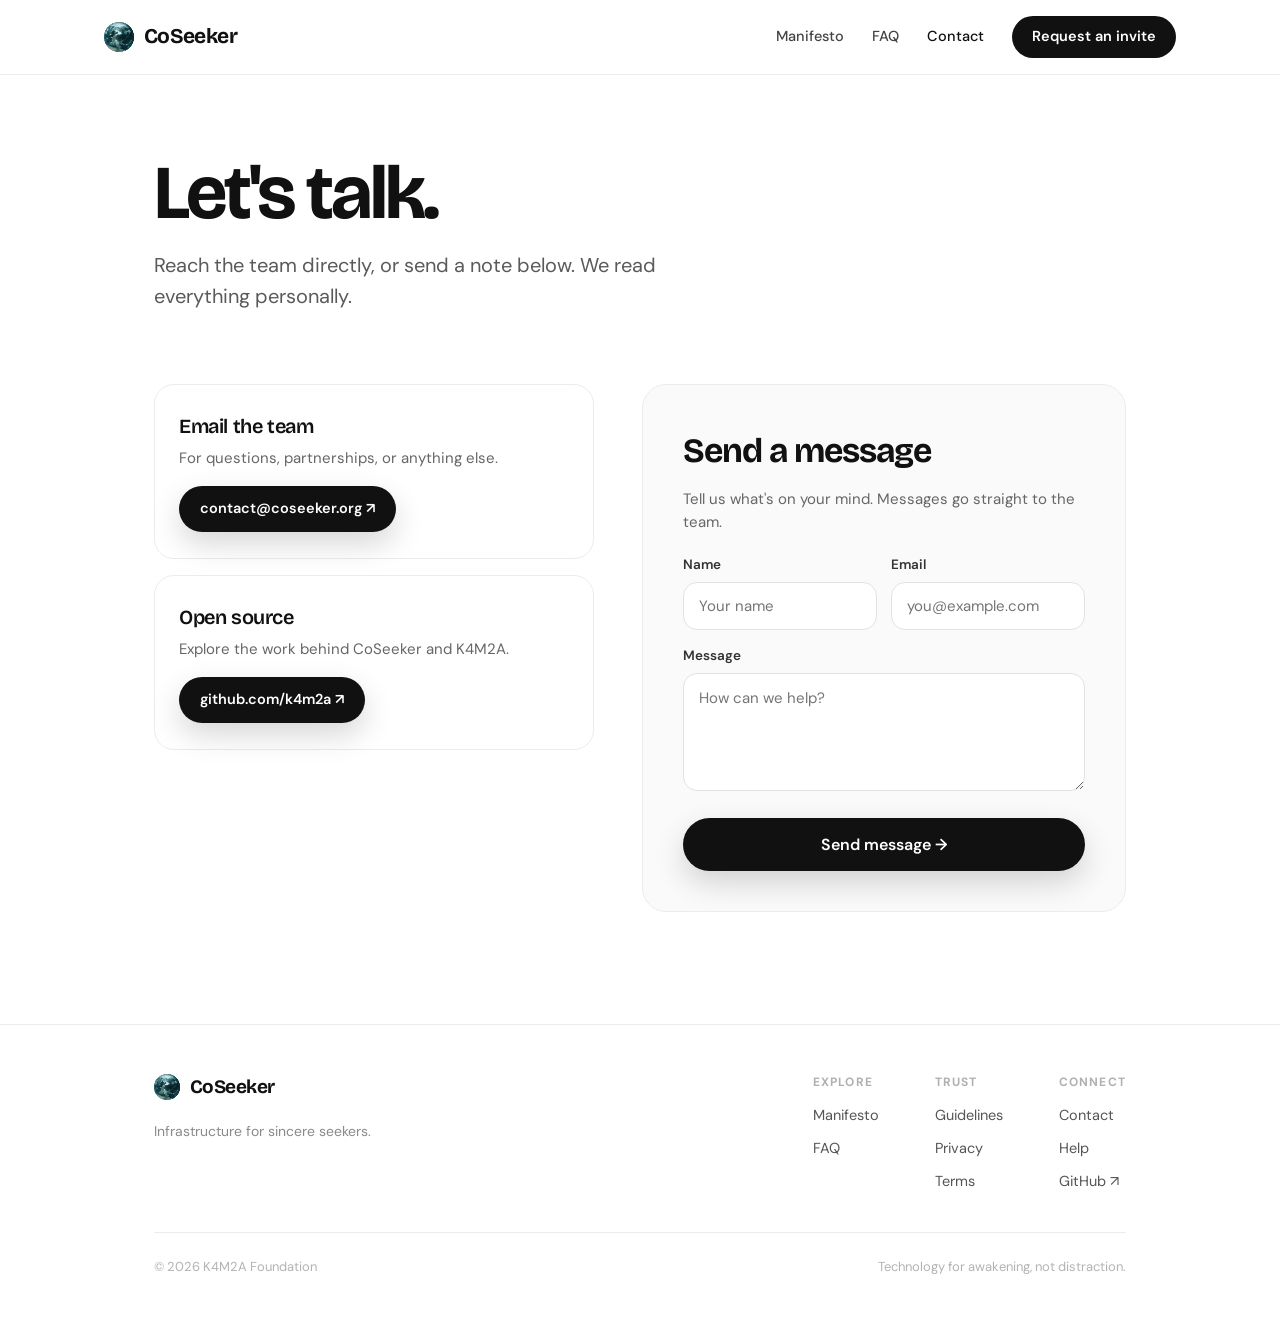
<file: contact.html>
<!doctype html>
<html lang="en">
<head>
  <meta charset="utf-8">
  <meta name="viewport" content="width=device-width, initial-scale=1">
  <meta name="theme-color" content="#ffffff">
  <title>Contact — CoSeeker</title>
  <meta name="description" content="Get in touch with the CoSeeker team. We read everything personally.">
  <link rel="icon" type="image/png" href="assets/favicon.png">
  <link rel="preconnect" href="https://fonts.googleapis.com">
  <link rel="preconnect" href="https://fonts.gstatic.com" crossorigin>
  <link href="https://fonts.googleapis.com/css2?family=Bricolage+Grotesque:opsz,wght@12..96,400;12..96,500;12..96,600;12..96,700;12..96,800&family=DM+Sans:wght@400;500;600&display=swap" rel="stylesheet">
  <link rel="stylesheet" href="site.css">
  <script src="site.js" defer></script>
</head>
<body>
  <a class="skip-link" href="#main">Skip to content</a>
  <header class="site-header">
    <div class="header-inner">
      <a class="brand" href="index.html" aria-label="CoSeeker home"><img src="assets/coseeker-earth.svg" alt=""><span class="wordmark">CoSeeker</span></a>
      <button class="menu-toggle" type="button" aria-expanded="false" aria-controls="site-nav" data-menu-toggle><span class="sr-only">Open menu</span><span></span><span></span></button>
      <nav class="site-nav" id="site-nav" aria-label="Primary" data-menu>
        <a href="manifesto.html">Manifesto</a>
        <a href="faq.html">FAQ</a>
        <a href="contact.html" aria-current="page">Contact</a>
        <a class="header-cta" href="request-invite.html">Request an invite</a>
      </nav>
    </div>
  </header>

  <main id="main">
    <section class="hero">
      <div class="shell">
        <h1 style="max-width: 14ch; font-size: clamp(44px, 6.5vw, 76px);">Let's talk.</h1>
        <p class="lead" style="max-width: 560px; margin-top: 20px;">Reach the team directly, or send a note below. We read everything personally.</p>
      </div>
    </section>

    <section class="section" style="padding-top: 16px;">
      <div class="shell">
        <div class="contact-grid">

          <div data-confirm-hide style="display: flex; flex-direction: column; gap: 16px;">
            <div class="tile">
              <h3>Email the team</h3>
              <p>For questions, partnerships, or anything else.</p>
              <a class="btn btn--ink" href="mailto:contact@coseeker.org">contact@coseeker.org ↗</a>
            </div>
            <div class="tile">
              <h3>Open source</h3>
              <p>Explore the work behind CoSeeker and K4M2A.</p>
              <a class="btn btn--ink" href="https://github.com/k4m2a">github.com/k4m2a ↗</a>
            </div>
          </div>

          <div class="form-card" data-form-scope>
            <h2>Send a message</h2>
            <p class="sub">Tell us what's on your mind. Messages go straight to the team.</p>
            <form data-form data-endpoint="/api/contact" data-required="name,email,message" novalidate style="margin-top: 20px;">
              <div class="form-row">
                <label class="field" style="margin-top: 0;"><span>Name</span><input name="name" type="text" autocomplete="name" placeholder="Your name"></label>
                <label class="field" style="margin-top: 0;"><span>Email</span><input name="email" type="email" autocomplete="email" placeholder="you@example.com"></label>
              </div>
              <label class="field"><span>Message</span><textarea name="message" rows="4" placeholder="How can we help?"></textarea></label>
              <input type="text" name="company" tabindex="-1" autocomplete="off" aria-hidden="true" style="position:absolute; left:-9999px; width:1px; height:1px; opacity:0;">
              <p class="form-error" data-form-error hidden></p>
              <button class="btn btn--ink" type="submit" style="margin-top: 20px; width: 100%;">Send message →</button>
            </form>
            <div class="form-confirm" data-form-confirm hidden>
              <div class="check" aria-hidden="true">✓</div>
              <h3>Thank you, <span data-confirm-name>friend</span>.</h3>
              <p>Your message has been received. We read every note personally and will get back to you soon.</p>
            </div>
          </div>

        </div>
      </div>
    </section>
  </main>

  <footer class="site-footer">
    <div class="shell">
      <div class="footer-main">
        <div class="footer-brand"><div class="fb-mark"><img src="assets/coseeker-earth.svg" alt=""><span class="wordmark">CoSeeker</span></div><p>Infrastructure for sincere seekers.</p></div>
        <div class="footer-cols">
          <div class="footer-col"><span class="h">Explore</span><a href="manifesto.html">Manifesto</a><a href="faq.html">FAQ</a></div>
          <div class="footer-col"><span class="h">Trust</span><a href="guidelines.html">Guidelines</a><a href="privacy.html">Privacy</a><a href="terms.html">Terms</a></div>
          <div class="footer-col"><span class="h">Connect</span><a href="contact.html">Contact</a><a href="help.html">Help</a><a href="https://github.com/k4m2a">GitHub ↗</a></div>
        </div>
      </div>
      <div class="footer-base"><span>© 2026 K4M2A Foundation</span><span>Technology for awakening, not distraction.</span></div>
    </div>
  </footer>
</body>
</html>
</file>
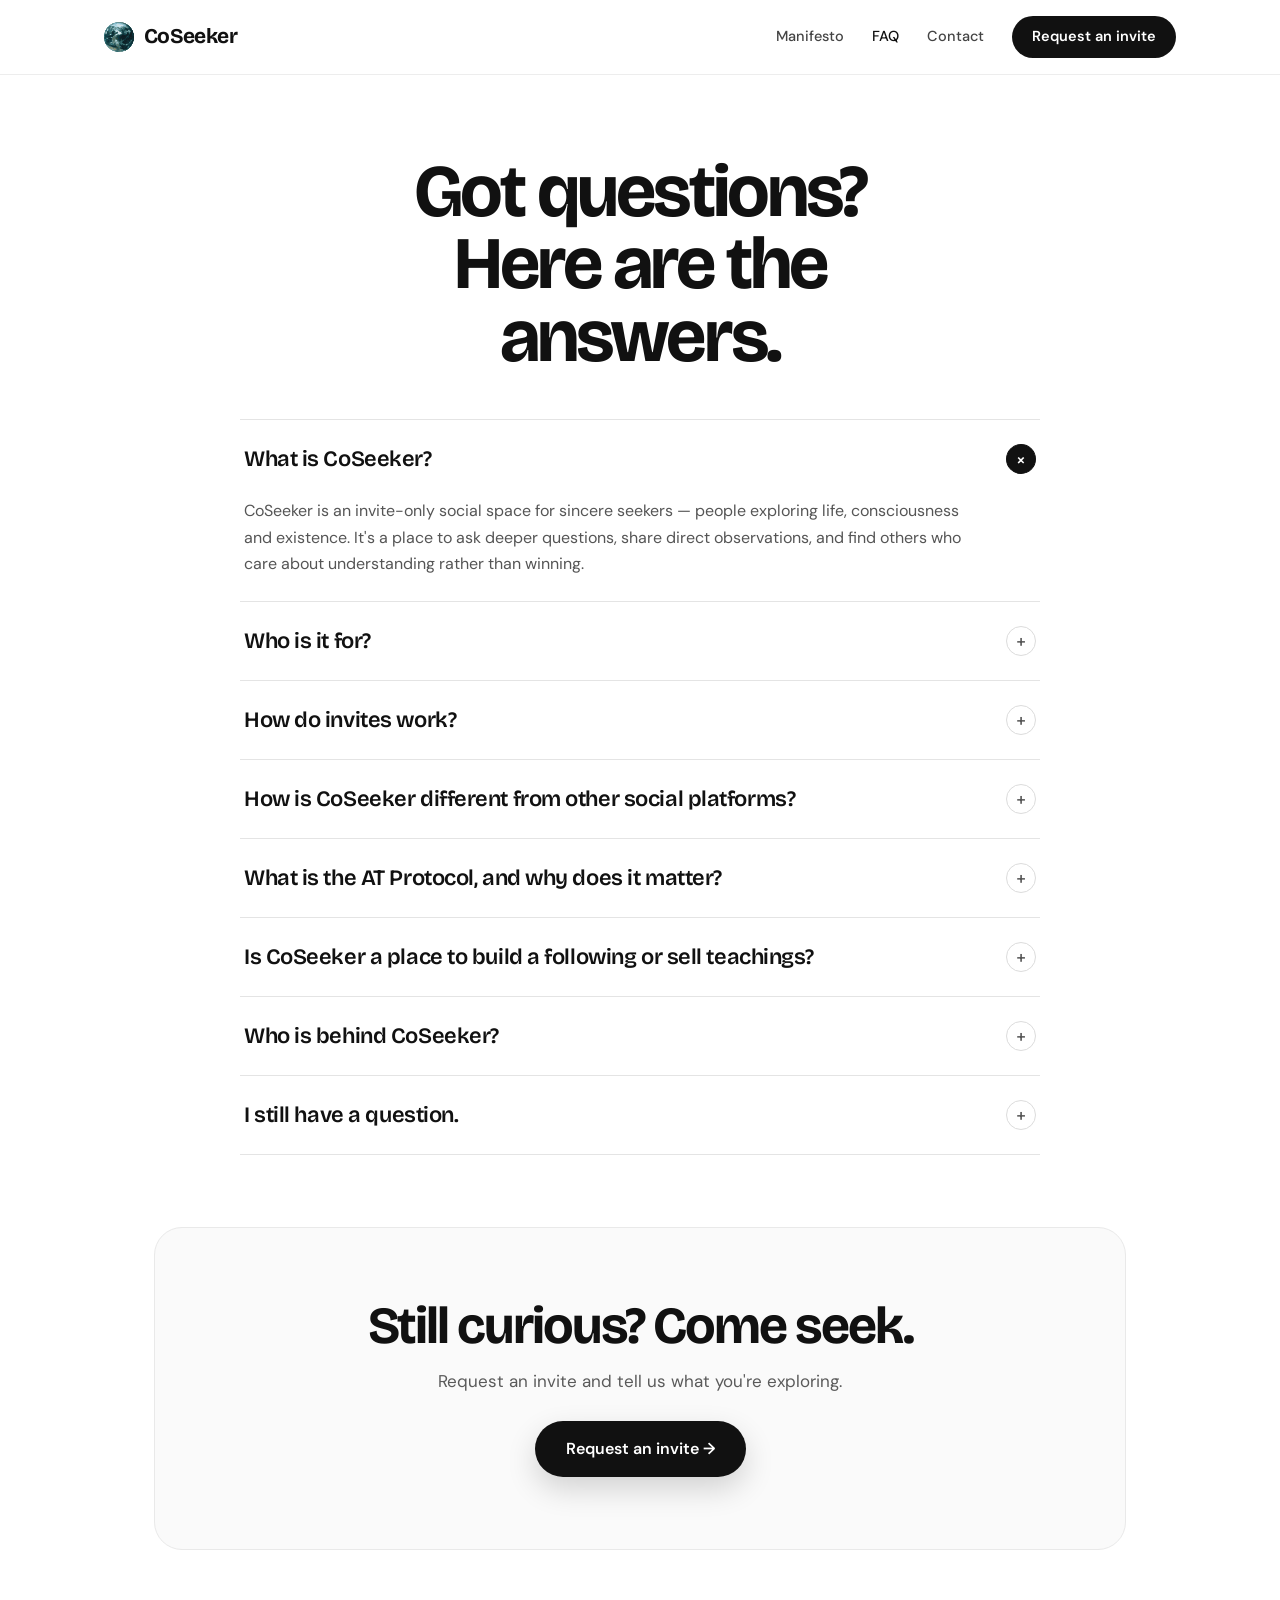
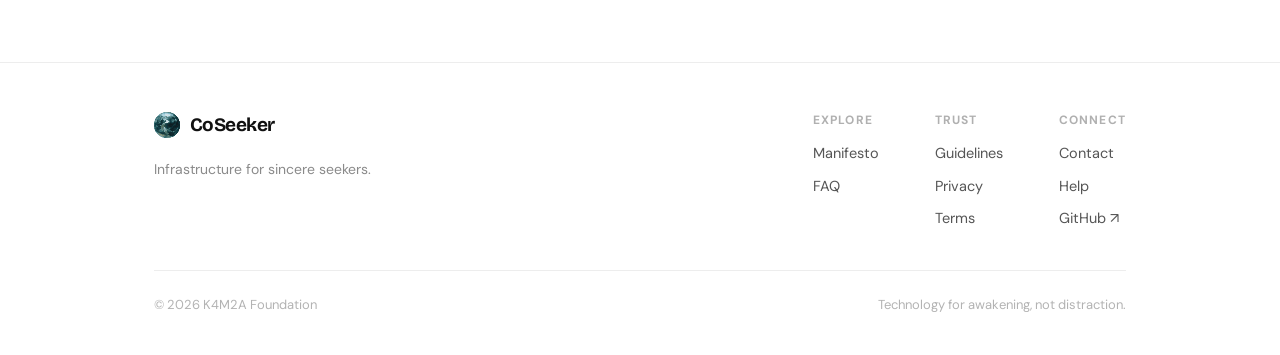
<file: faq.html>
<!doctype html>
<html lang="en">
<head>
  <meta charset="utf-8">
  <meta name="viewport" content="width=device-width, initial-scale=1">
  <meta name="theme-color" content="#ffffff">
  <title>FAQ — CoSeeker</title>
  <meta name="description" content="Answers to common questions about CoSeeker: what it is, who it's for, how invites work, and how it's different.">
  <link rel="icon" type="image/png" href="assets/favicon.png">
  <link rel="preconnect" href="https://fonts.googleapis.com">
  <link rel="preconnect" href="https://fonts.gstatic.com" crossorigin>
  <link href="https://fonts.googleapis.com/css2?family=Bricolage+Grotesque:opsz,wght@12..96,400;12..96,500;12..96,600;12..96,700;12..96,800&family=DM+Sans:wght@400;500;600&display=swap" rel="stylesheet">
  <link rel="stylesheet" href="site.css">
  <script src="site.js" defer></script>
</head>
<body>
  <a class="skip-link" href="#main">Skip to content</a>
  <header class="site-header">
    <div class="header-inner">
      <a class="brand" href="index.html" aria-label="CoSeeker home"><img src="assets/coseeker-earth.svg" alt=""><span class="wordmark">CoSeeker</span></a>
      <button class="menu-toggle" type="button" aria-expanded="false" aria-controls="site-nav" data-menu-toggle><span class="sr-only">Open menu</span><span></span><span></span></button>
      <nav class="site-nav" id="site-nav" aria-label="Primary" data-menu>
        <a href="manifesto.html">Manifesto</a>
        <a href="faq.html" aria-current="page">FAQ</a>
        <a href="contact.html">Contact</a>
        <a class="header-cta" href="request-invite.html">Request an invite</a>
      </nav>
    </div>
  </header>

  <main id="main">
    <section class="hero center">
      <div class="shell" style="max-width: 760px;">
        <h1 style="font-size: clamp(42px, 6.5vw, 74px);">Got questions?<br>Here are the answers.</h1>
      </div>
    </section>

    <section class="section" style="padding-top: 10px;">
      <div class="shell">
        <div class="faq-list">
          <div class="faq-item is-open" data-faq-item>
            <button class="faq-q" data-faq-q aria-expanded="true"><span>What is CoSeeker?</span><span class="ico" aria-hidden="true">+</span></button>
            <div class="faq-a" data-faq-a><div class="faq-a-inner">CoSeeker is an invite-only social space for sincere seekers — people exploring life, consciousness and existence. It's a place to ask deeper questions, share direct observations, and find others who care about understanding rather than winning.</div></div>
          </div>
          <div class="faq-item" data-faq-item>
            <button class="faq-q" data-faq-q aria-expanded="false"><span>Who is it for?</span><span class="ico" aria-hidden="true">+</span></button>
            <div class="faq-a" data-faq-a><div class="faq-a-inner">Anyone genuinely exploring the questions that shape a life — across traditions, practices and backgrounds. CoSeeker is for people who want patience and honesty over performance and outrage.</div></div>
          </div>
          <div class="faq-item" data-faq-item>
            <button class="faq-q" data-faq-q aria-expanded="false"><span>How do invites work?</span><span class="ico" aria-hidden="true">+</span></button>
            <div class="faq-a" data-faq-a><div class="faq-a-inner">CoSeeker grows carefully through invitations. <a href="request-invite.html">Request one</a> and tell us a little about what you're exploring — we read every request personally and reach out as invitations open. If you already have an invite, you can <a href="https://coseeker.app/">enter CoSeeker</a> to get started.</div></div>
          </div>
          <div class="faq-item" data-faq-item>
            <button class="faq-q" data-faq-q aria-expanded="false"><span>How is CoSeeker different from other social platforms?</span><span class="ico" aria-hidden="true">+</span></button>
            <div class="faq-a" data-faq-a><div class="faq-a-inner">No targeted advertising, no follower hierarchy, no engagement traps, and no feed engineered for endless scrolling. Every product choice is measured against one principle: does it move a person toward sincere inquiry, direct observation, or meaningful connection?</div></div>
          </div>
          <div class="faq-item" data-faq-item>
            <button class="faq-q" data-faq-q aria-expanded="false"><span>What is the AT Protocol, and why does it matter?</span><span class="ico" aria-hidden="true">+</span></button>
            <div class="faq-a" data-faq-a><div class="faq-a-inner">CoSeeker is built on the open AT Protocol. That means your words remain yours and your social connections can move across a wider network — your identity and relationships aren't locked inside one company.</div></div>
          </div>
          <div class="faq-item" data-faq-item>
            <button class="faq-q" data-faq-q aria-expanded="false"><span>Is CoSeeker a place to build a following or sell teachings?</span><span class="ico" aria-hidden="true">+</span></button>
            <div class="faq-a" data-faq-a><div class="faq-a-inner">No. CoSeeker is not a guru marketplace, a follower-building platform, or a stage for performing certainty. Openness here must never be traded for money, influence, access, or devotion.</div></div>
          </div>
          <div class="faq-item" data-faq-item>
            <button class="faq-q" data-faq-q aria-expanded="false"><span>Who is behind CoSeeker?</span><span class="ico" aria-hidden="true">+</span></button>
            <div class="faq-a" data-faq-a><div class="faq-a-inner">CoSeeker is one of the first public tools from K4M2A Foundation, a larger effort to build technology that supports human maturity, harmony, and awakening. You can read more in our <a href="manifesto.html">Manifesto</a>.</div></div>
          </div>
          <div class="faq-item" data-faq-item>
            <button class="faq-q" data-faq-q aria-expanded="false"><span>I still have a question.</span><span class="ico" aria-hidden="true">+</span></button>
            <div class="faq-a" data-faq-a><div class="faq-a-inner">We'd love to hear it. Reach the team through the <a href="contact.html">Contact</a> page or email <a href="mailto:support@coseeker.org">support@coseeker.org</a>.</div></div>
          </div>
        </div>
      </div>
    </section>

    <section class="section" style="padding-top: 0;">
      <div class="shell">
        <div class="cta-band">
          <h2>Still curious? Come seek.</h2>
          <p>Request an invite and tell us what you're exploring.</p>
          <a class="btn btn--ink" href="request-invite.html" style="margin-top: 26px;">Request an invite →</a>
        </div>
      </div>
    </section>
  </main>

  <footer class="site-footer">
    <div class="shell">
      <div class="footer-main">
        <div class="footer-brand"><div class="fb-mark"><img src="assets/coseeker-earth.svg" alt=""><span class="wordmark">CoSeeker</span></div><p>Infrastructure for sincere seekers.</p></div>
        <div class="footer-cols">
          <div class="footer-col"><span class="h">Explore</span><a href="manifesto.html">Manifesto</a><a href="faq.html">FAQ</a></div>
          <div class="footer-col"><span class="h">Trust</span><a href="guidelines.html">Guidelines</a><a href="privacy.html">Privacy</a><a href="terms.html">Terms</a></div>
          <div class="footer-col"><span class="h">Connect</span><a href="contact.html">Contact</a><a href="help.html">Help</a><a href="https://github.com/k4m2a">GitHub ↗</a></div>
        </div>
      </div>
      <div class="footer-base"><span>© 2026 K4M2A Foundation</span><span>Technology for awakening, not distraction.</span></div>
    </div>
  </footer>
</body>
</html>
</file>
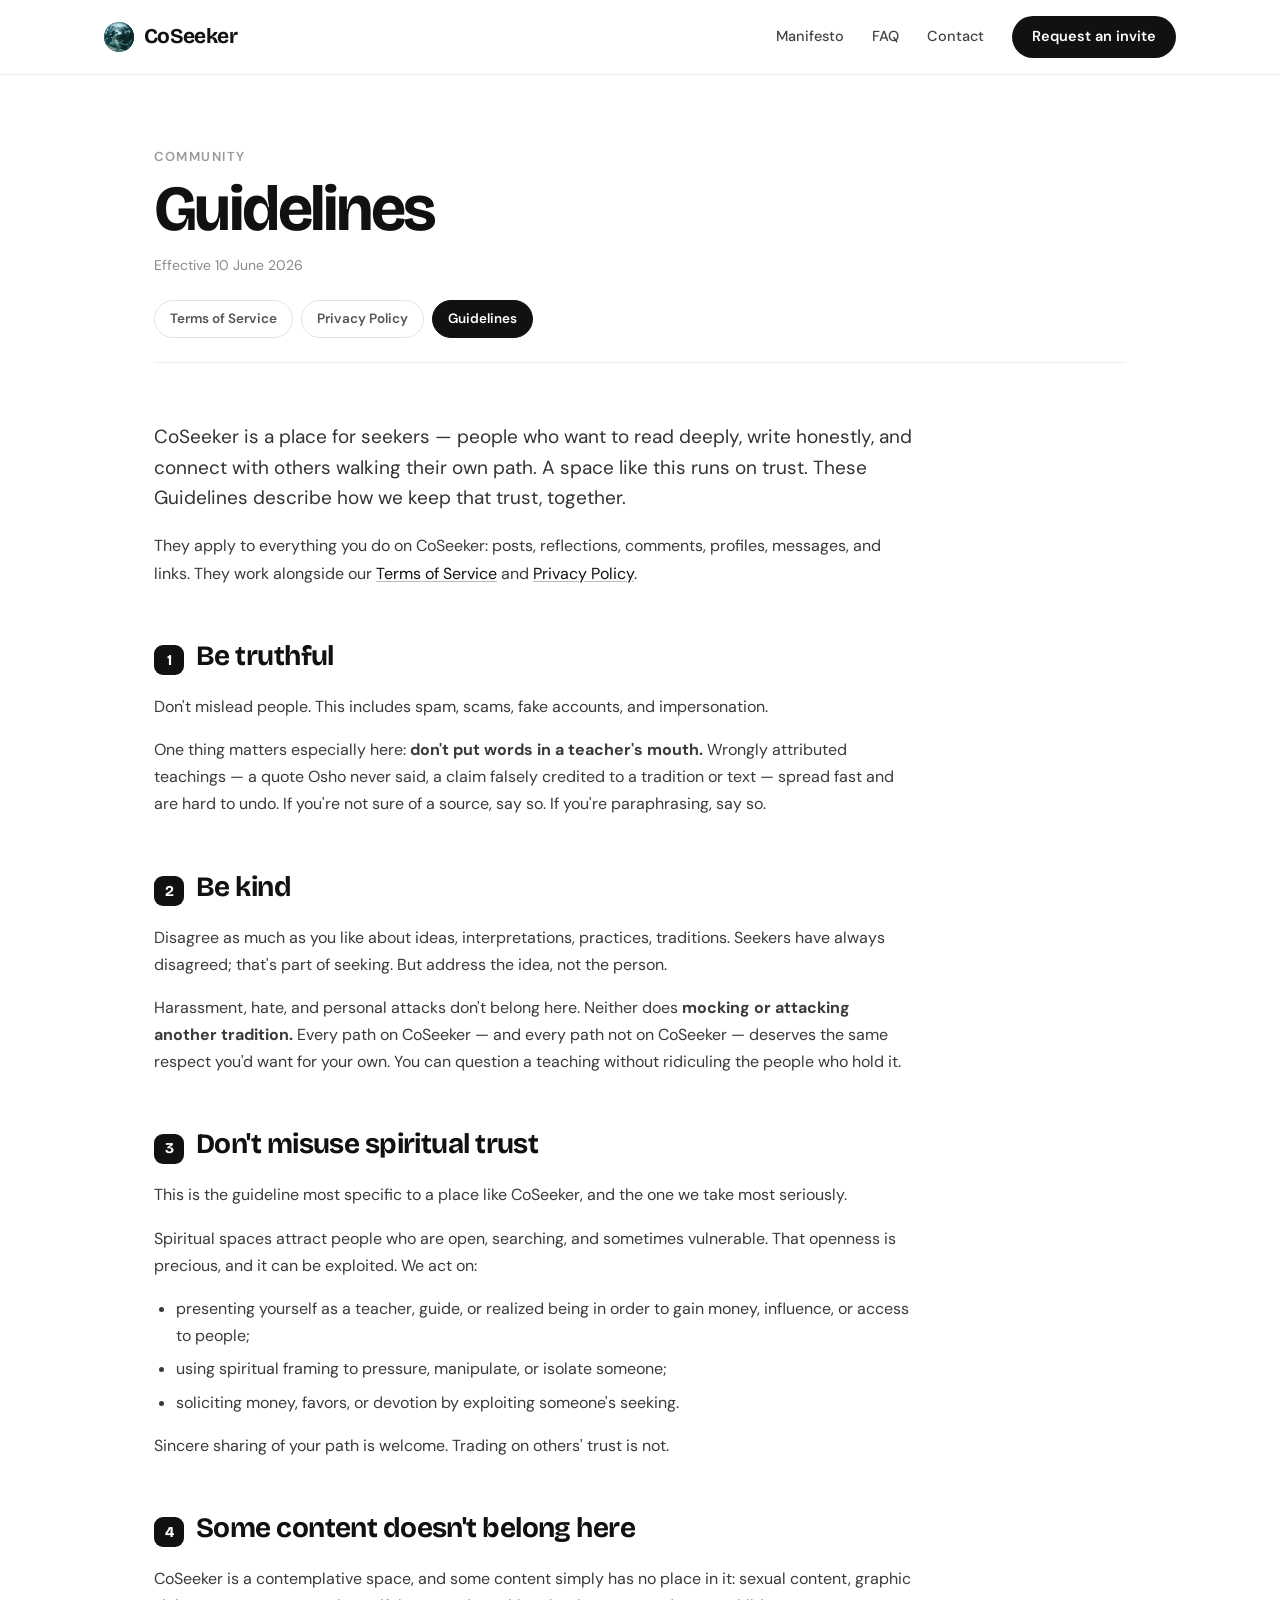
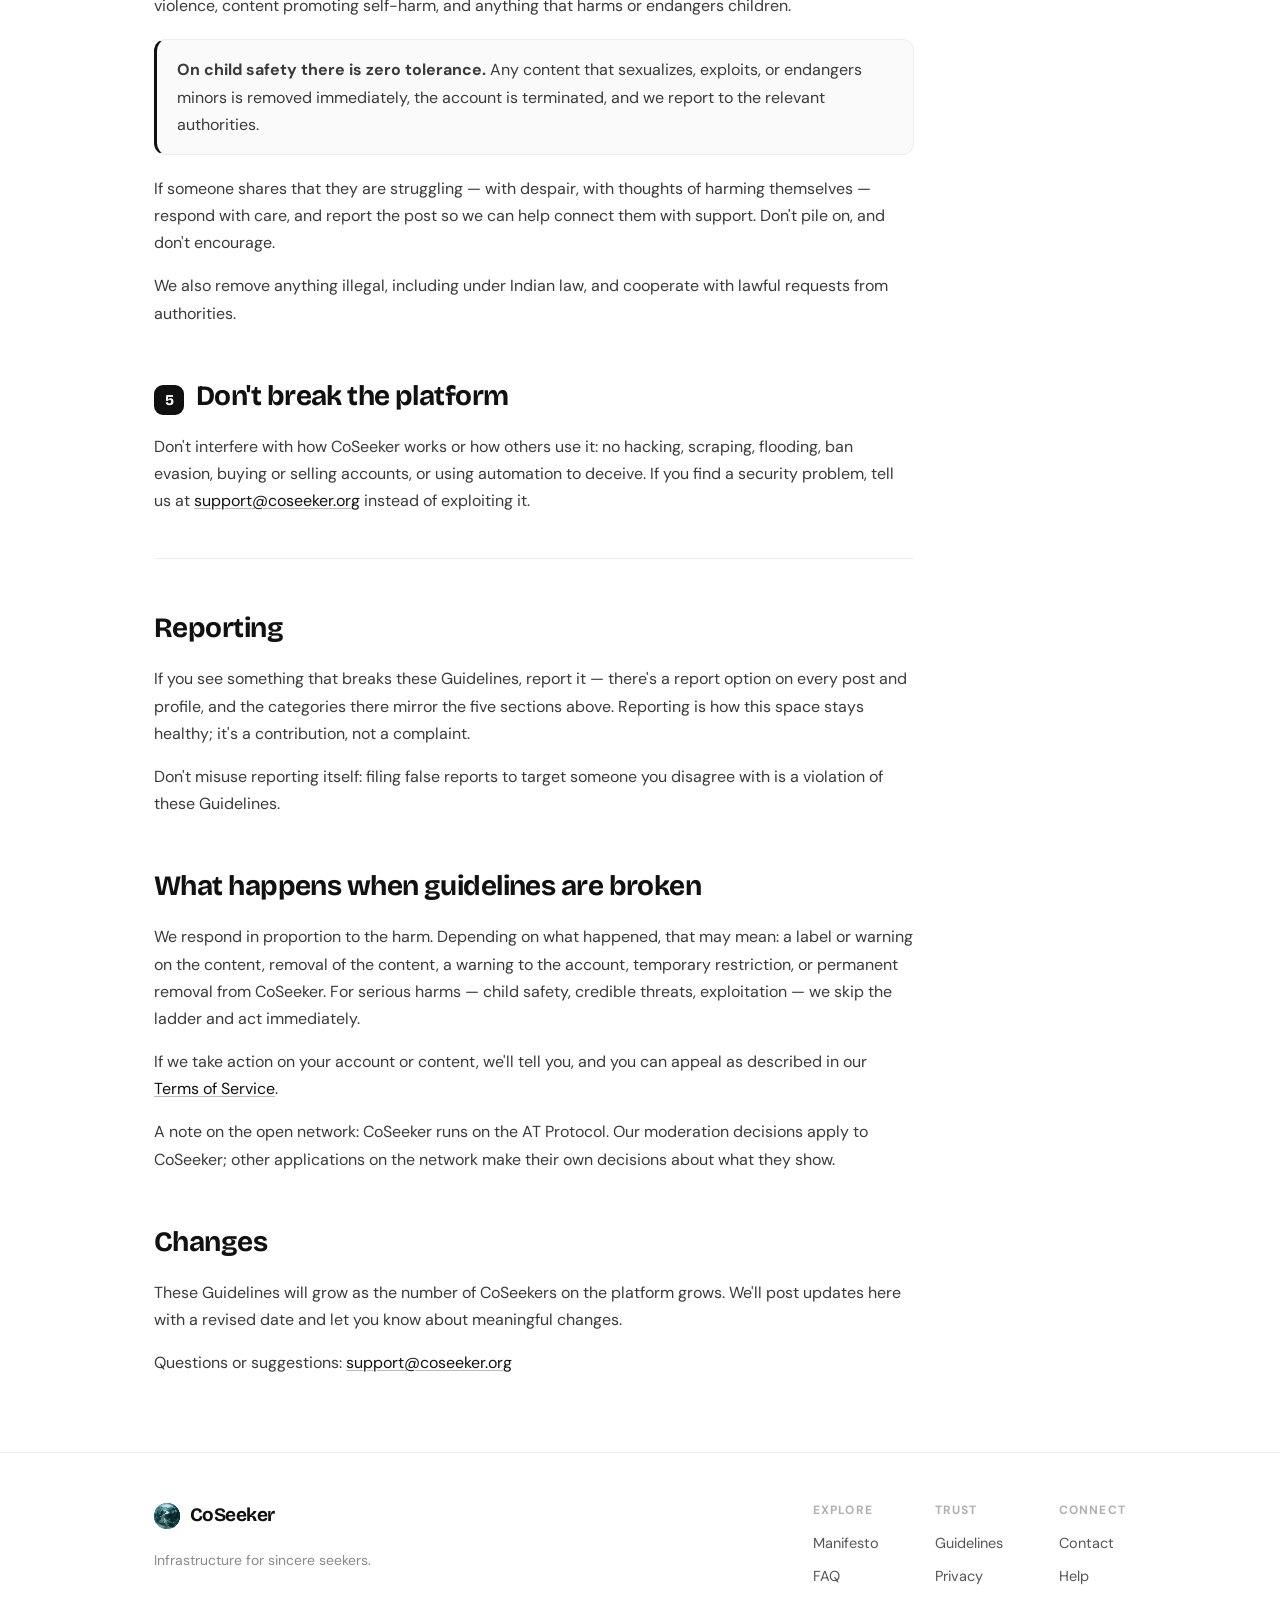
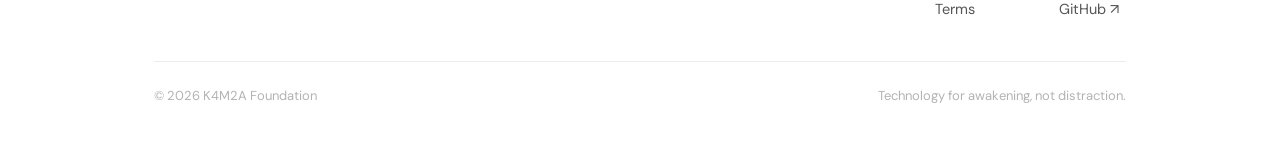
<file: guidelines.html>
<!DOCTYPE html>
<html lang="en">
<head>
<meta charset="utf-8">
<meta name="viewport" content="width=device-width, initial-scale=1">
<title>Community Guidelines — CoSeeker</title>
<meta name="description" content="How we keep CoSeeker a space built on trust, together.">
<link rel="icon" type="image/png" href="assets/favicon.png">
<link rel="preconnect" href="https://fonts.googleapis.com">
<link rel="preconnect" href="https://fonts.gstatic.com" crossorigin>
<link href="https://fonts.googleapis.com/css2?family=Bricolage+Grotesque:opsz,wght@12..96,400;12..96,500;12..96,600;12..96,700;12..96,800&family=DM+Sans:wght@400;500;600&display=swap" rel="stylesheet">
<link rel="stylesheet" href="site.css">
<script src="site.js" defer></script>
</head>
<body>
<a class="skip-link" href="#main">Skip to content</a>

<header class="site-header">
  <div class="header-inner">
    <a class="brand" href="index.html" aria-label="CoSeeker home"><img src="assets/coseeker-earth.svg" alt=""><span class="wordmark">CoSeeker</span></a>
    <button class="menu-toggle" type="button" aria-expanded="false" aria-controls="site-nav" data-menu-toggle><span class="sr-only">Open menu</span><span></span><span></span></button>
    <nav class="site-nav" id="site-nav" aria-label="Primary" data-menu>
      <a href="manifesto.html">Manifesto</a>
      <a href="faq.html">FAQ</a>
      <a href="contact.html">Contact</a>
      <a class="header-cta" href="request-invite.html">Request an invite</a>
    </nav>
  </div>
</header>

<main id="main" class="shell">
  <div class="doc-head">
    <p class="kicker">Community</p>
    <h1>Guidelines</h1>
    <p class="eff">Effective 10 June 2026</p>
    <nav class="doc-nav" aria-label="Legal documents">
      <a href="terms.html">Terms of Service</a>
      <a href="privacy.html">Privacy Policy</a>
      <a href="guidelines.html" aria-current="page">Guidelines</a>
    </nav>
  </div>

  <article class="doc">
    <p class="intro">CoSeeker is a place for seekers — people who want to read deeply, write honestly, and connect with others walking their own path. A space like this runs on trust. These Guidelines describe how we keep that trust, together.</p>
    <p>They apply to everything you do on CoSeeker: posts, reflections, comments, profiles, messages, and links. They work alongside our <a href="terms.html">Terms of Service</a> and <a href="privacy.html">Privacy Policy</a>.</p>

    <h2><span class="num">1</span> Be truthful</h2>
    <p>Don't mislead people. This includes spam, scams, fake accounts, and impersonation.</p>
    <p>One thing matters especially here: <strong>don't put words in a teacher's mouth.</strong> Wrongly attributed teachings — a quote Osho never said, a claim falsely credited to a tradition or text — spread fast and are hard to undo. If you're not sure of a source, say so. If you're paraphrasing, say so.</p>

    <h2><span class="num">2</span> Be kind</h2>
    <p>Disagree as much as you like about ideas, interpretations, practices, traditions. Seekers have always disagreed; that's part of seeking. But address the idea, not the person.</p>
    <p>Harassment, hate, and personal attacks don't belong here. Neither does <strong>mocking or attacking another tradition.</strong> Every path on CoSeeker — and every path not on CoSeeker — deserves the same respect you'd want for your own. You can question a teaching without ridiculing the people who hold it.</p>

    <h2><span class="num">3</span> Don't misuse spiritual trust</h2>
    <p>This is the guideline most specific to a place like CoSeeker, and the one we take most seriously.</p>
    <p>Spiritual spaces attract people who are open, searching, and sometimes vulnerable. That openness is precious, and it can be exploited. We act on:</p>
    <ul>
      <li>presenting yourself as a teacher, guide, or realized being in order to gain money, influence, or access to people;</li>
      <li>using spiritual framing to pressure, manipulate, or isolate someone;</li>
      <li>soliciting money, favors, or devotion by exploiting someone's seeking.</li>
    </ul>
    <p>Sincere sharing of your path is welcome. Trading on others' trust is not.</p>

    <h2><span class="num">4</span> Some content doesn't belong here</h2>
    <p>CoSeeker is a contemplative space, and some content simply has no place in it: sexual content, graphic violence, content promoting self-harm, and anything that harms or endangers children.</p>
    <div class="callout"><p><strong>On child safety there is zero tolerance.</strong> Any content that sexualizes, exploits, or endangers minors is removed immediately, the account is terminated, and we report to the relevant authorities.</p></div>
    <p>If someone shares that they are struggling — with despair, with thoughts of harming themselves — respond with care, and report the post so we can help connect them with support. Don't pile on, and don't encourage.</p>
    <p>We also remove anything illegal, including under Indian law, and cooperate with lawful requests from authorities.</p>

    <h2><span class="num">5</span> Don't break the platform</h2>
    <p>Don't interfere with how CoSeeker works or how others use it: no hacking, scraping, flooding, ban evasion, buying or selling accounts, or using automation to deceive. If you find a security problem, tell us at <a href="mailto:support@coseeker.org">support@coseeker.org</a> instead of exploiting it.</p>

    <hr>

    <h2>Reporting</h2>
    <p>If you see something that breaks these Guidelines, report it — there's a report option on every post and profile, and the categories there mirror the five sections above. Reporting is how this space stays healthy; it's a contribution, not a complaint.</p>
    <p>Don't misuse reporting itself: filing false reports to target someone you disagree with is a violation of these Guidelines.</p>

    <h2>What happens when guidelines are broken</h2>
    <p>We respond in proportion to the harm. Depending on what happened, that may mean: a label or warning on the content, removal of the content, a warning to the account, temporary restriction, or permanent removal from CoSeeker. For serious harms — child safety, credible threats, exploitation — we skip the ladder and act immediately.</p>
    <p>If we take action on your account or content, we'll tell you, and you can appeal as described in our <a href="terms.html">Terms of Service</a>.</p>
    <p>A note on the open network: CoSeeker runs on the AT Protocol. Our moderation decisions apply to CoSeeker; other applications on the network make their own decisions about what they show.</p>

    <h2>Changes</h2>
    <p>These Guidelines will grow as the number of CoSeekers on the platform grows. We'll post updates here with a revised date and let you know about meaningful changes.</p>
    <p>Questions or suggestions: <a href="mailto:support@coseeker.org">support@coseeker.org</a></p>
  </article>
</main>

<footer class="site-footer">
  <div class="shell">
    <div class="footer-main">
      <div class="footer-brand"><div class="fb-mark"><img src="assets/coseeker-earth.svg" alt=""><span class="wordmark">CoSeeker</span></div><p>Infrastructure for sincere seekers.</p></div>
      <div class="footer-cols">
        <div class="footer-col"><span class="h">Explore</span><a href="manifesto.html">Manifesto</a><a href="faq.html">FAQ</a></div>
        <div class="footer-col"><span class="h">Trust</span><a href="guidelines.html">Guidelines</a><a href="privacy.html">Privacy</a><a href="terms.html">Terms</a></div>
        <div class="footer-col"><span class="h">Connect</span><a href="contact.html">Contact</a><a href="help.html">Help</a><a href="https://github.com/k4m2a">GitHub ↗</a></div>
      </div>
    </div>
    <div class="footer-base"><span>© 2026 K4M2A Foundation</span><span>Technology for awakening, not distraction.</span></div>
  </div>
</footer>

</body>
</html>
</file>
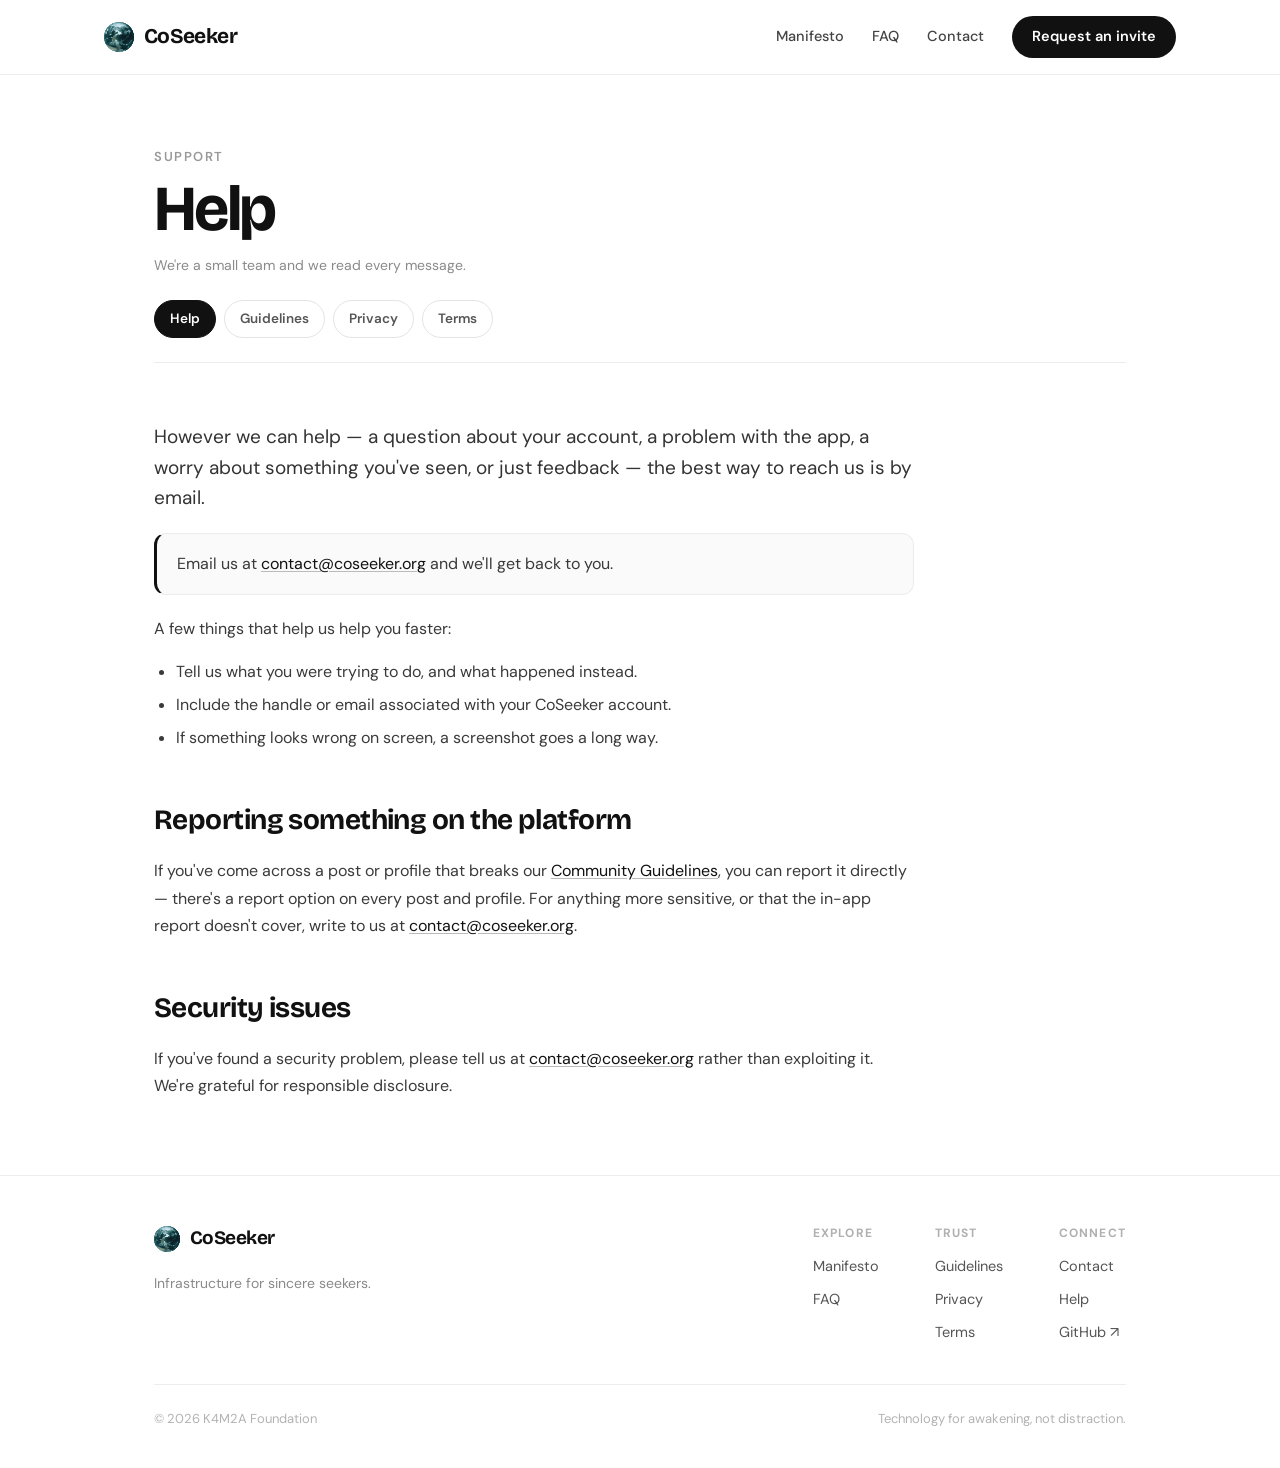
<file: help.html>
<!doctype html>
<html lang="en">
<head>
  <meta charset="utf-8">
  <meta name="viewport" content="width=device-width, initial-scale=1">
  <meta name="theme-color" content="#ffffff">
  <title>Help — CoSeeker</title>
  <meta name="description" content="Need a hand with CoSeeker? Here's how to reach us.">
  <link rel="icon" type="image/png" href="assets/favicon.png">
  <link rel="preconnect" href="https://fonts.googleapis.com">
  <link rel="preconnect" href="https://fonts.gstatic.com" crossorigin>
  <link href="https://fonts.googleapis.com/css2?family=Bricolage+Grotesque:opsz,wght@12..96,400;12..96,500;12..96,600;12..96,700;12..96,800&family=DM+Sans:wght@400;500;600&display=swap" rel="stylesheet">
  <link rel="stylesheet" href="site.css">
  <script src="site.js" defer></script>
</head>
<body>
  <a class="skip-link" href="#main">Skip to content</a>
  <header class="site-header">
    <div class="header-inner">
      <a class="brand" href="index.html" aria-label="CoSeeker home"><img src="assets/coseeker-earth.svg" alt=""><span class="wordmark">CoSeeker</span></a>
      <button class="menu-toggle" type="button" aria-expanded="false" aria-controls="site-nav" data-menu-toggle><span class="sr-only">Open menu</span><span></span><span></span></button>
      <nav class="site-nav" id="site-nav" aria-label="Primary" data-menu>
        <a href="manifesto.html">Manifesto</a>
        <a href="faq.html">FAQ</a>
        <a href="contact.html">Contact</a>
        <a class="header-cta" href="request-invite.html">Request an invite</a>
      </nav>
    </div>
  </header>

  <main id="main" class="shell">
    <div class="doc-head">
      <p class="kicker">Support</p>
      <h1>Help</h1>
      <p class="eff">We're a small team and we read every message.</p>
      <nav class="doc-nav" aria-label="Support documents">
        <a href="help.html" aria-current="page">Help</a>
        <a href="guidelines.html">Guidelines</a>
        <a href="privacy.html">Privacy</a>
        <a href="terms.html">Terms</a>
      </nav>
    </div>

    <article class="doc">
      <p class="intro">However we can help — a question about your account, a problem with the app, a worry about something you've seen, or just feedback — the best way to reach us is by email.</p>
      <div class="callout"><p>Email us at <a href="mailto:contact@coseeker.org">contact@coseeker.org</a> and we'll get back to you.</p></div>

      <p>A few things that help us help you faster:</p>
      <ul>
        <li>Tell us what you were trying to do, and what happened instead.</li>
        <li>Include the handle or email associated with your CoSeeker account.</li>
        <li>If something looks wrong on screen, a screenshot goes a long way.</li>
      </ul>

      <h2>Reporting something on the platform</h2>
      <p>If you've come across a post or profile that breaks our <a href="guidelines.html">Community Guidelines</a>, you can report it directly — there's a report option on every post and profile. For anything more sensitive, or that the in-app report doesn't cover, write to us at <a href="mailto:contact@coseeker.org">contact@coseeker.org</a>.</p>

      <h2>Security issues</h2>
      <p>If you've found a security problem, please tell us at <a href="mailto:contact@coseeker.org">contact@coseeker.org</a> rather than exploiting it. We're grateful for responsible disclosure.</p>
    </article>
  </main>

  <footer class="site-footer">
    <div class="shell">
      <div class="footer-main">
        <div class="footer-brand"><div class="fb-mark"><img src="assets/coseeker-earth.svg" alt=""><span class="wordmark">CoSeeker</span></div><p>Infrastructure for sincere seekers.</p></div>
        <div class="footer-cols">
          <div class="footer-col"><span class="h">Explore</span><a href="manifesto.html">Manifesto</a><a href="faq.html">FAQ</a></div>
          <div class="footer-col"><span class="h">Trust</span><a href="guidelines.html">Guidelines</a><a href="privacy.html">Privacy</a><a href="terms.html">Terms</a></div>
          <div class="footer-col"><span class="h">Connect</span><a href="contact.html">Contact</a><a href="help.html">Help</a><a href="https://github.com/k4m2a">GitHub ↗</a></div>
        </div>
      </div>
      <div class="footer-base"><span>© 2026 K4M2A Foundation</span><span>Technology for awakening, not distraction.</span></div>
    </div>
  </footer>
</body>
</html>
</file>
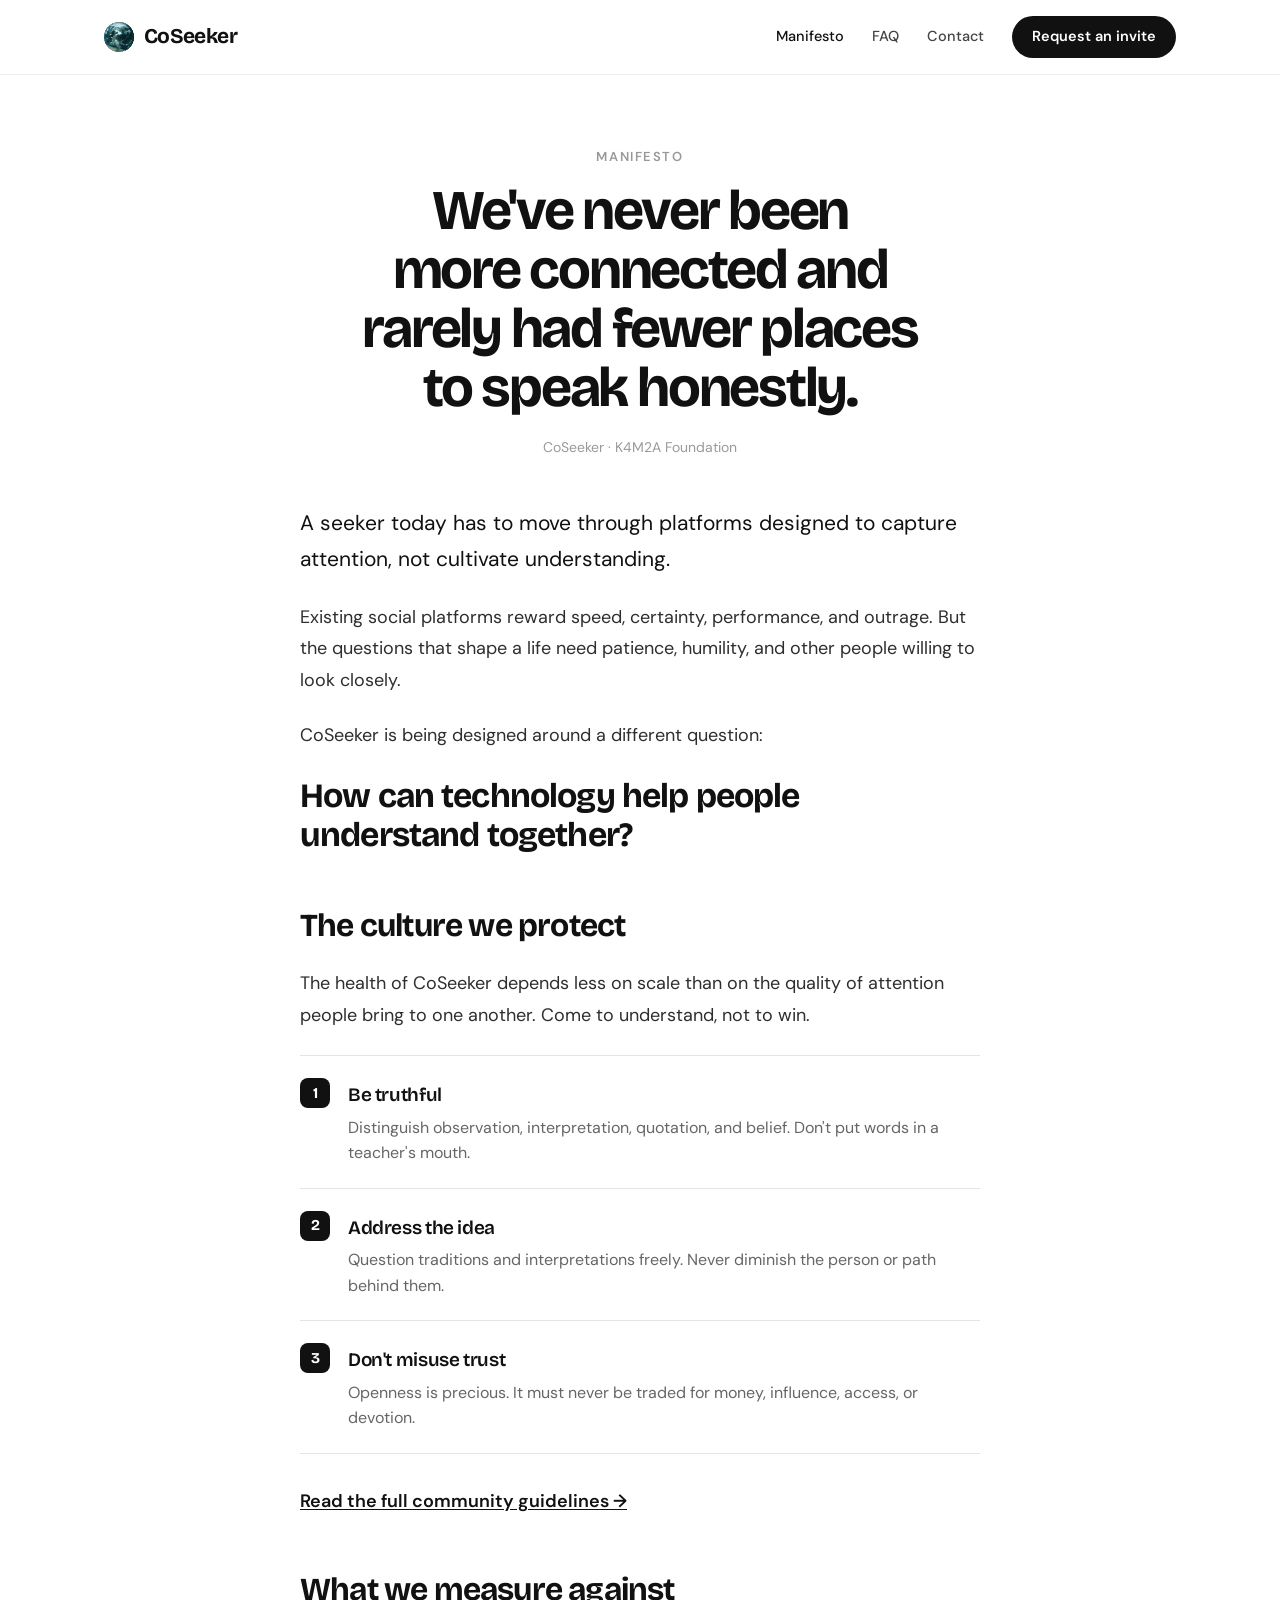
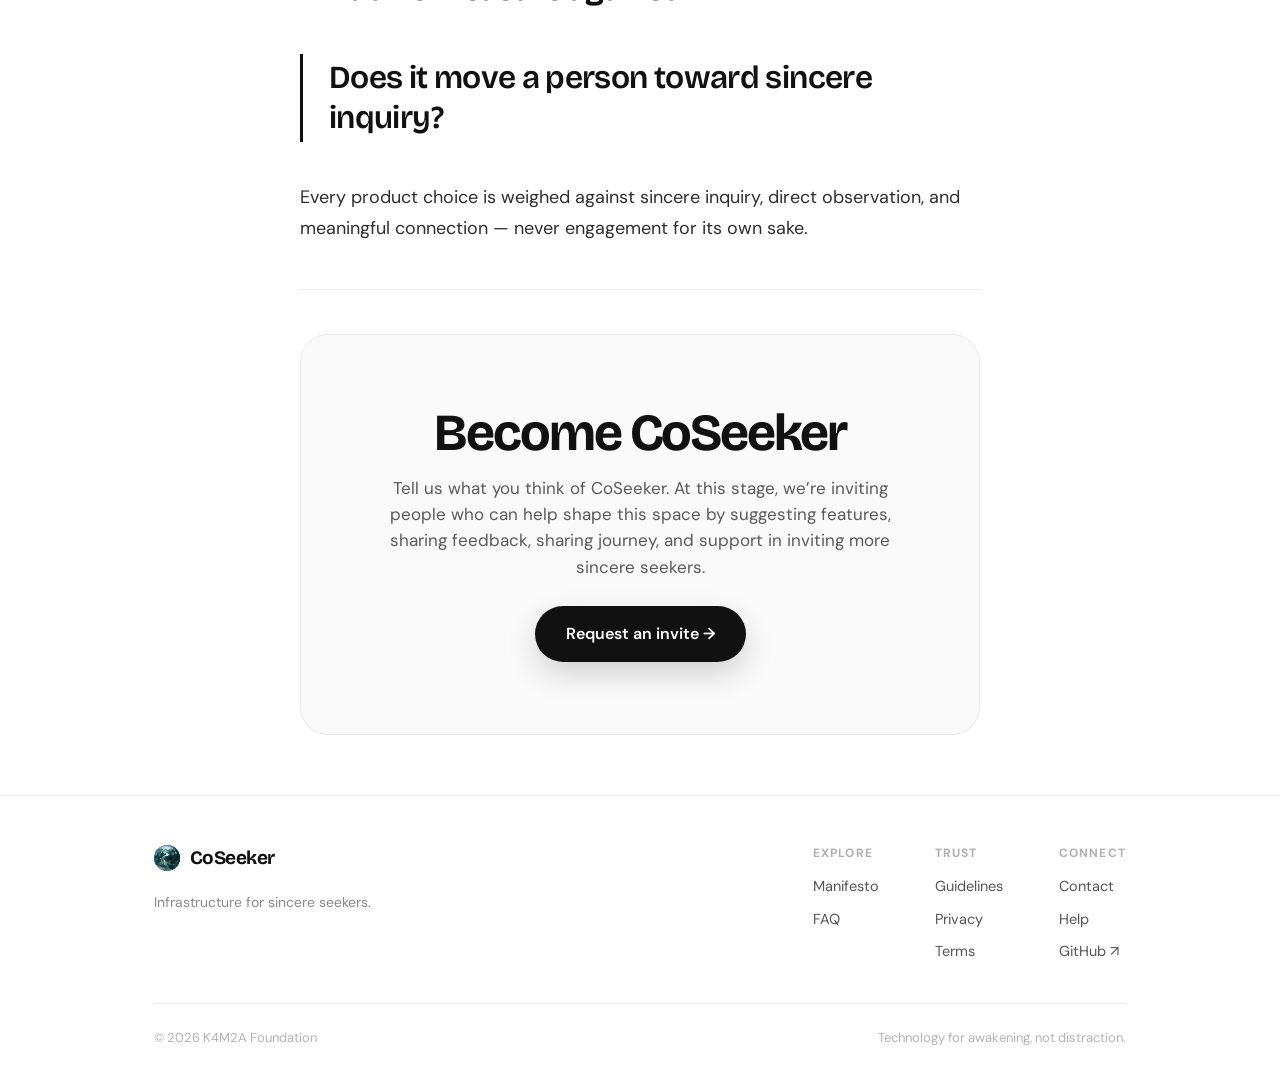
<file: manifesto.html>
<!doctype html>
<html lang="en">
<head>
  <meta charset="utf-8">
  <meta name="viewport" content="width=device-width, initial-scale=1">
  <meta name="theme-color" content="#ffffff">
  <title>Manifesto — CoSeeker</title>
  <meta name="description" content="Why CoSeeker exists: how can technology help people understand together? The culture we protect, and the principles we hold.">
  <link rel="icon" type="image/png" href="assets/favicon.png">
  <link rel="preconnect" href="https://fonts.googleapis.com">
  <link rel="preconnect" href="https://fonts.gstatic.com" crossorigin>
  <link href="https://fonts.googleapis.com/css2?family=Bricolage+Grotesque:opsz,wght@12..96,400;12..96,500;12..96,600;12..96,700;12..96,800&family=DM+Sans:wght@400;500;600&display=swap" rel="stylesheet">
  <link rel="stylesheet" href="site.css">
  <script src="site.js" defer></script>
  <style>
    .post { max-width: 680px; margin: 0 auto; padding: clamp(44px, 8vh, 88px) 0 20px; }
    .post-head { text-align: center; }
    .post-head .kicker { font-size: 13px; font-weight: 600; letter-spacing: .12em; text-transform: uppercase; color: #999; margin: 0; }
    .post-head h1 { font-size: clamp(34px, 5.2vw, 56px); line-height: 1.05; margin: 16px 0 0; text-wrap: balance; }
    .post-head .meta { font-size: 14px; color: #9a9a9a; margin: 20px 0 0; }
    .post-body { margin-top: 48px; }
    .post-body p { font-size: 18px; line-height: 1.75; color: #2e2e2e; margin: 0 0 24px; }
    .post-body .lead-p { font-size: 21px; line-height: 1.7; color: #111; }
    .post-body h2 { font-family: 'Bricolage Grotesque', sans-serif; font-weight: 700; letter-spacing: -.025em; font-size: clamp(24px, 3.4vw, 32px); color: #111; margin: 48px 0 18px; }
    .post-body blockquote { margin: 40px 0; padding: 4px 0 4px 26px; border-left: 3px solid #111; font-family: 'Bricolage Grotesque', sans-serif; font-weight: 600; font-size: clamp(24px, 3.4vw, 32px); line-height: 1.25; letter-spacing: -.02em; color: #111; }
    .post-body .question { font-family: 'Bricolage Grotesque', sans-serif; font-weight: 700; font-size: clamp(24px, 3.4vw, 34px); line-height: 1.15; letter-spacing: -.025em; color: #111; margin: 8px 0 24px; }
    .principles { list-style: none; padding: 0; margin: 8px 0 32px; border-top: 1px solid #e4e4e4; }
    .principles li { display: flex; gap: 18px; padding: 22px 0; border-bottom: 1px solid #e4e4e4; }
    .principles .n { flex: none; font-family: 'Bricolage Grotesque', sans-serif; font-weight: 700; font-size: 15px; color: #fff; background: #111; width: 30px; height: 30px; border-radius: 8px; display: inline-flex; align-items: center; justify-content: center; }
    .principles h3 { font-family: 'Bricolage Grotesque', sans-serif; font-weight: 600; font-size: 19px; letter-spacing: -.02em; margin: 3px 0 5px; color: #111; }
    .principles p { font-size: 16px; line-height: 1.6; color: #666; margin: 0; }
    .post hr { border: none; border-top: 1px solid #ededed; margin: 44px 0; }
  </style>
</head>
<body>
  <a class="skip-link" href="#main">Skip to content</a>
  <header class="site-header">
    <div class="header-inner">
      <a class="brand" href="index.html" aria-label="CoSeeker home"><img src="assets/coseeker-earth.svg" alt=""><span class="wordmark">CoSeeker</span></a>
      <button class="menu-toggle" type="button" aria-expanded="false" aria-controls="site-nav" data-menu-toggle><span class="sr-only">Open menu</span><span></span><span></span></button>
      <nav class="site-nav" id="site-nav" aria-label="Primary" data-menu>
        <a href="manifesto.html" aria-current="page">Manifesto</a>
        <a href="faq.html">FAQ</a>
        <a href="contact.html">Contact</a>
        <a class="header-cta" href="request-invite.html">Request an invite</a>
      </nav>
    </div>
  </header>

  <main id="main" class="shell">
    <article class="post">
      <div class="post-head">
        <p class="kicker">Manifesto</p>
        <h1>We've never been more connected and rarely had fewer places to speak honestly.</h1>
        <p class="meta">CoSeeker · K4M2A Foundation</p>
      </div>

      <div class="post-body">
        <p class="lead-p">A seeker today has to move through platforms designed to capture attention, not cultivate understanding.</p>

        <p>Existing social platforms reward speed, certainty, performance, and outrage. But the questions that shape a life need patience, humility, and other people willing to look closely.</p>

        <p>CoSeeker is being designed around a different question:</p>
        <p class="question">How can technology help people understand together?</p>

        <h2>The culture we protect</h2>
        <p>The health of CoSeeker depends less on scale than on the quality of attention people bring to one another. Come to understand, not to win.</p>

        <ul class="principles">
          <li><span class="n">1</span><div><h3>Be truthful</h3><p>Distinguish observation, interpretation, quotation, and belief. Don't put words in a teacher's mouth.</p></div></li>
          <li><span class="n">2</span><div><h3>Address the idea</h3><p>Question traditions and interpretations freely. Never diminish the person or path behind them.</p></div></li>
          <li><span class="n">3</span><div><h3>Don't misuse trust</h3><p>Openness is precious. It must never be traded for money, influence, access, or devotion.</p></div></li>
        </ul>

        <p><a href="guidelines.html" style="color:#111; font-weight:600; text-decoration:underline; text-underline-offset:2px;">Read the full community guidelines →</a></p>

        <h2>What we measure against</h2>
        <blockquote>Does it move a person toward sincere inquiry?</blockquote>
        <p>Every product choice is weighed against sincere inquiry, direct observation, and meaningful connection — never engagement for its own sake.</p>
      </div>

      <hr>

      <div class="cta-band" style="margin-top: 8px;">
        <h2>Become CoSeeker</h2>
        <p>Tell us what you think of CoSeeker. At this stage, we’re inviting people who can help shape this space by suggesting features, sharing feedback, sharing journey, and support in inviting more sincere seekers.</p>
        <a class="btn btn--ink" href="request-invite.html" style="margin-top: 26px;">Request an invite →</a>
      </div>
    </article>
  </main>

  <footer class="site-footer">
    <div class="shell">
      <div class="footer-main">
        <div class="footer-brand"><div class="fb-mark"><img src="assets/coseeker-earth.svg" alt=""><span class="wordmark">CoSeeker</span></div><p>Infrastructure for sincere seekers.</p></div>
        <div class="footer-cols">
          <div class="footer-col"><span class="h">Explore</span><a href="manifesto.html">Manifesto</a><a href="faq.html">FAQ</a></div>
          <div class="footer-col"><span class="h">Trust</span><a href="guidelines.html">Guidelines</a><a href="privacy.html">Privacy</a><a href="terms.html">Terms</a></div>
          <div class="footer-col"><span class="h">Connect</span><a href="contact.html">Contact</a><a href="help.html">Help</a><a href="https://github.com/k4m2a">GitHub ↗</a></div>
        </div>
      </div>
      <div class="footer-base"><span>© 2026 K4M2A Foundation</span><span>Technology for awakening, not distraction.</span></div>
    </div>
  </footer>
</body>
</html>
</file>
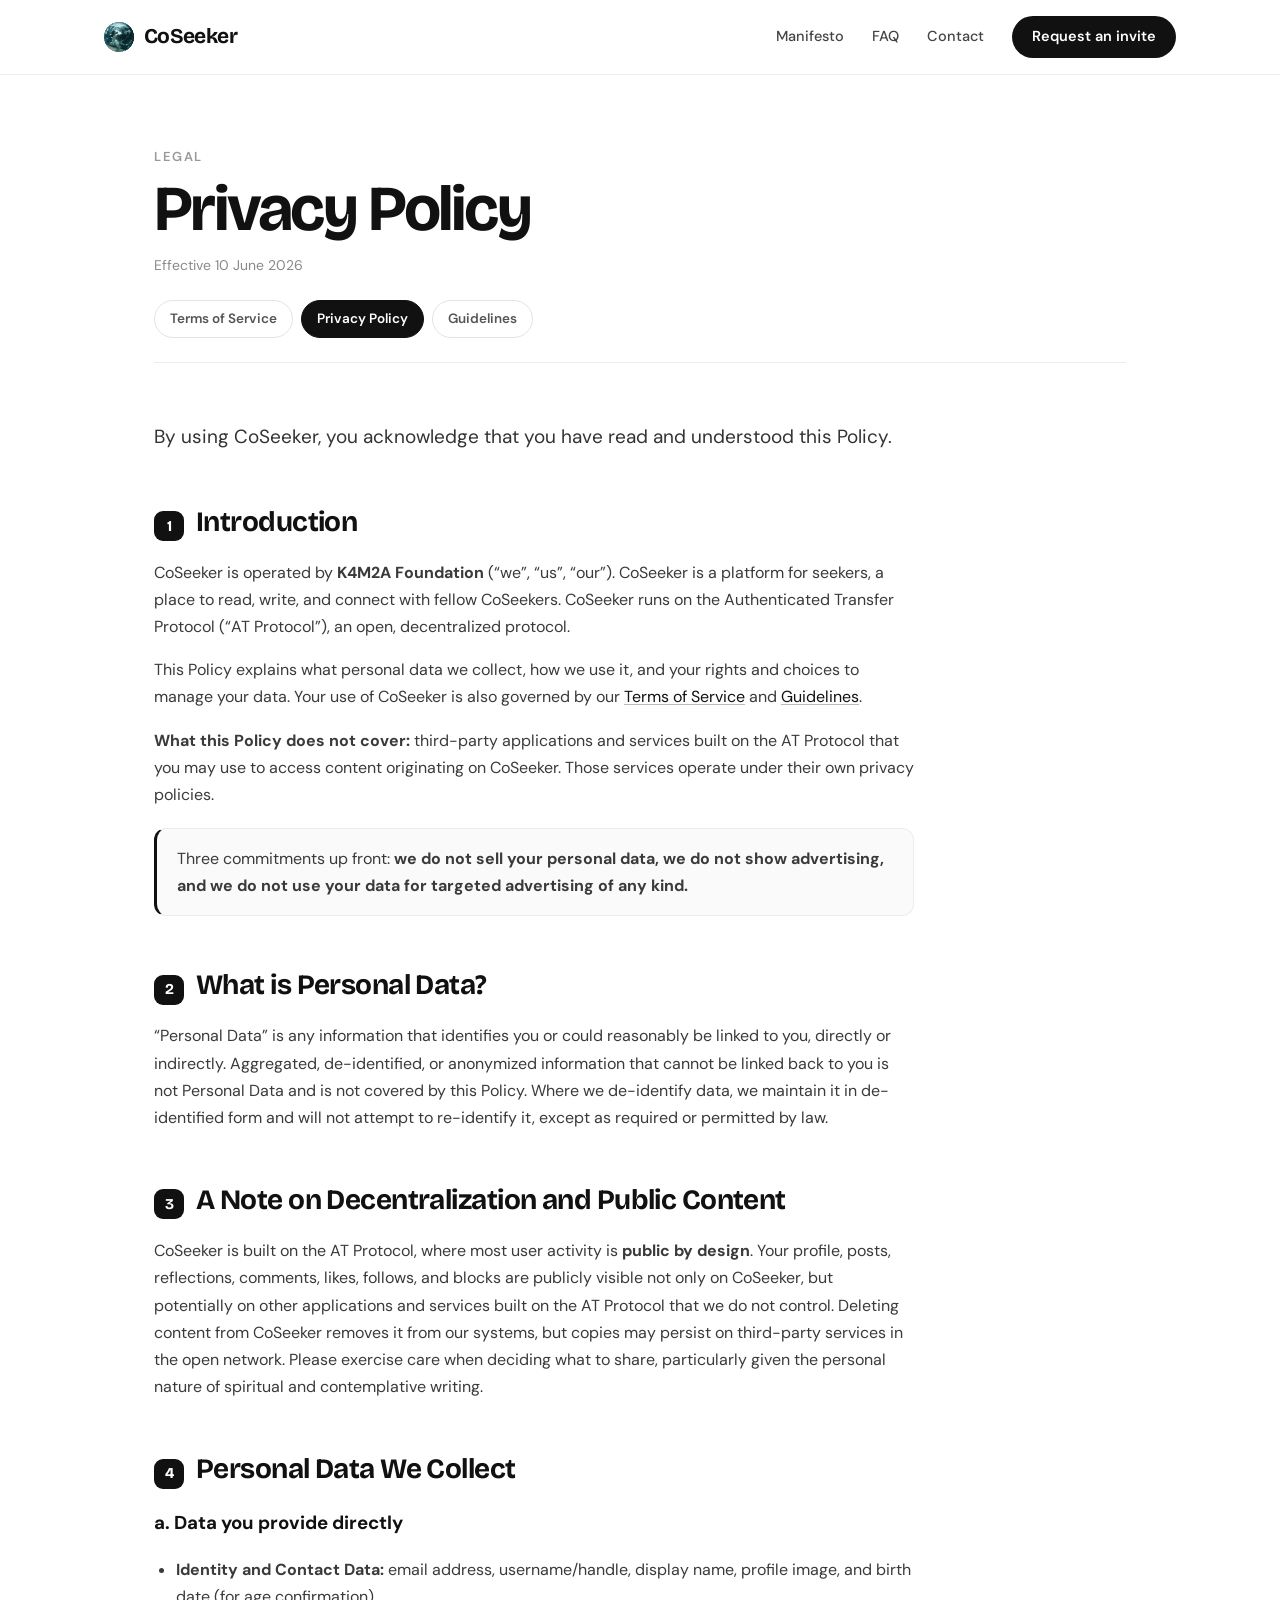
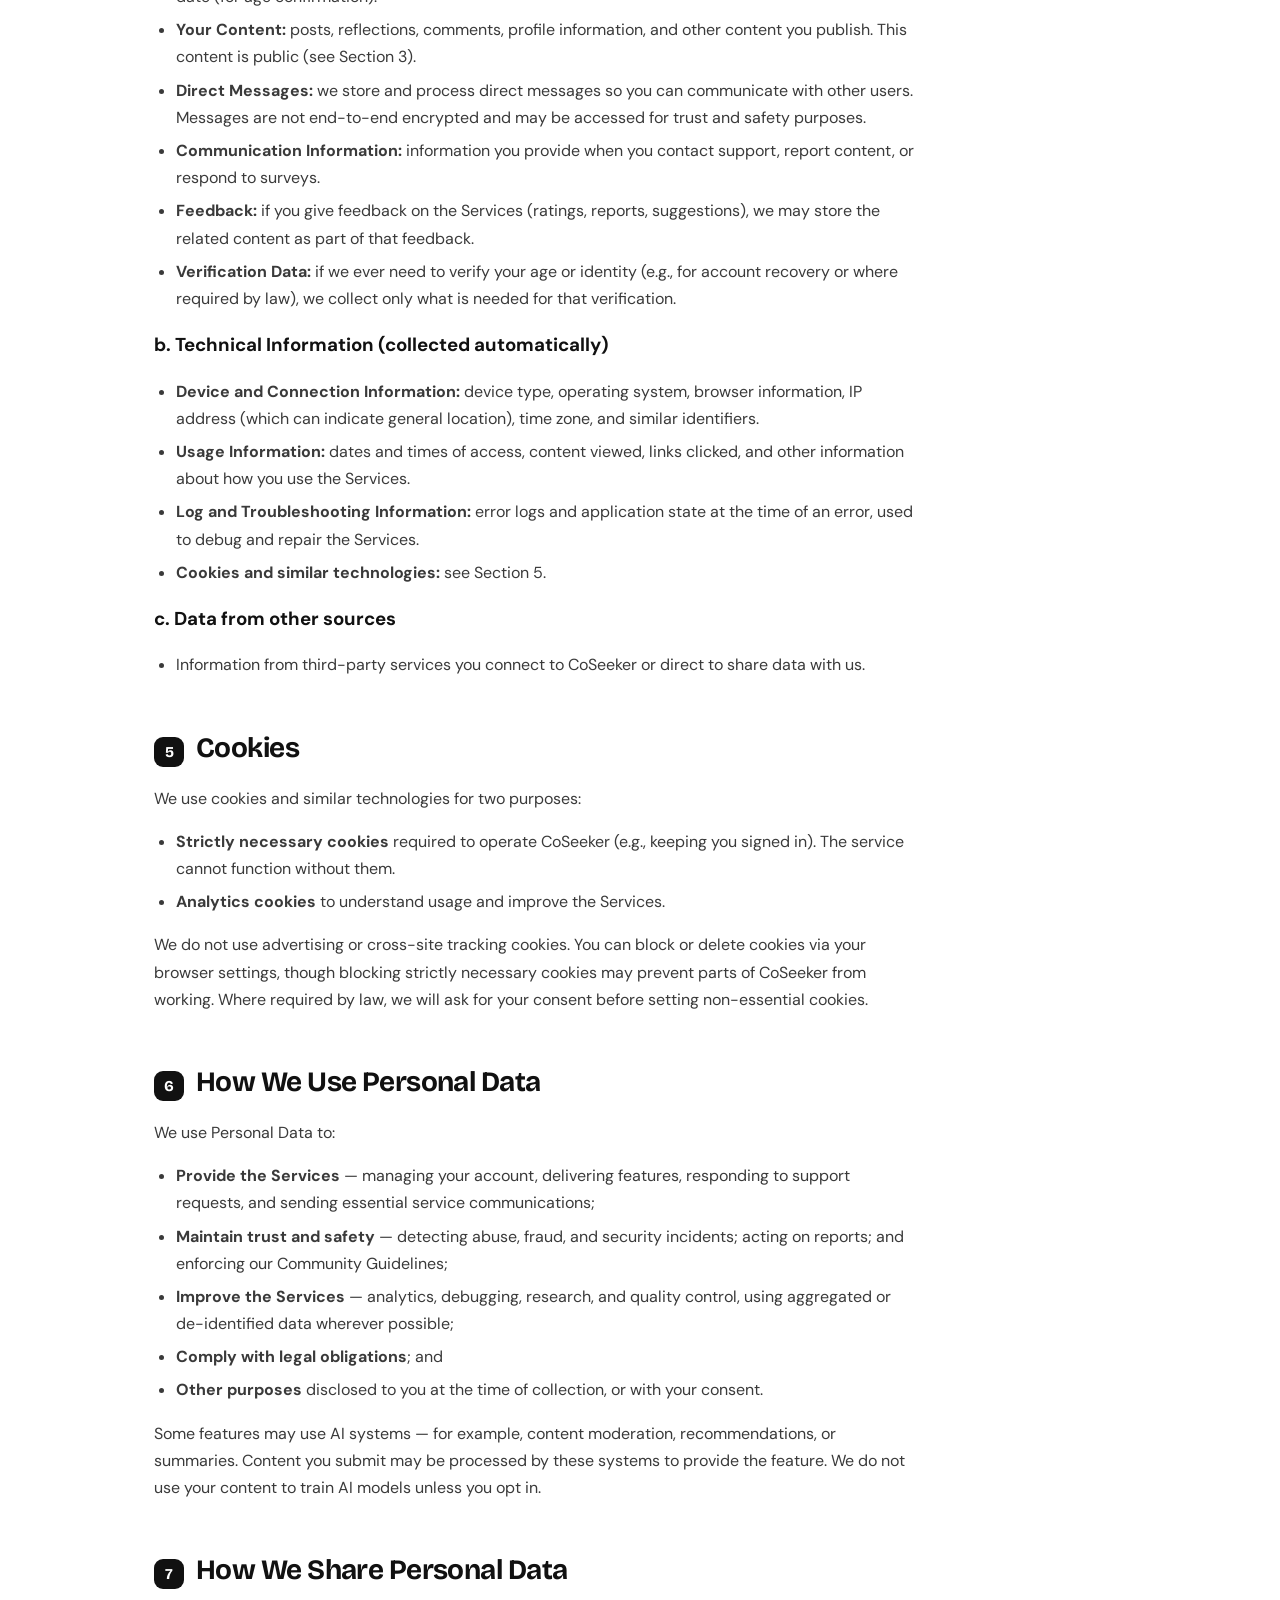
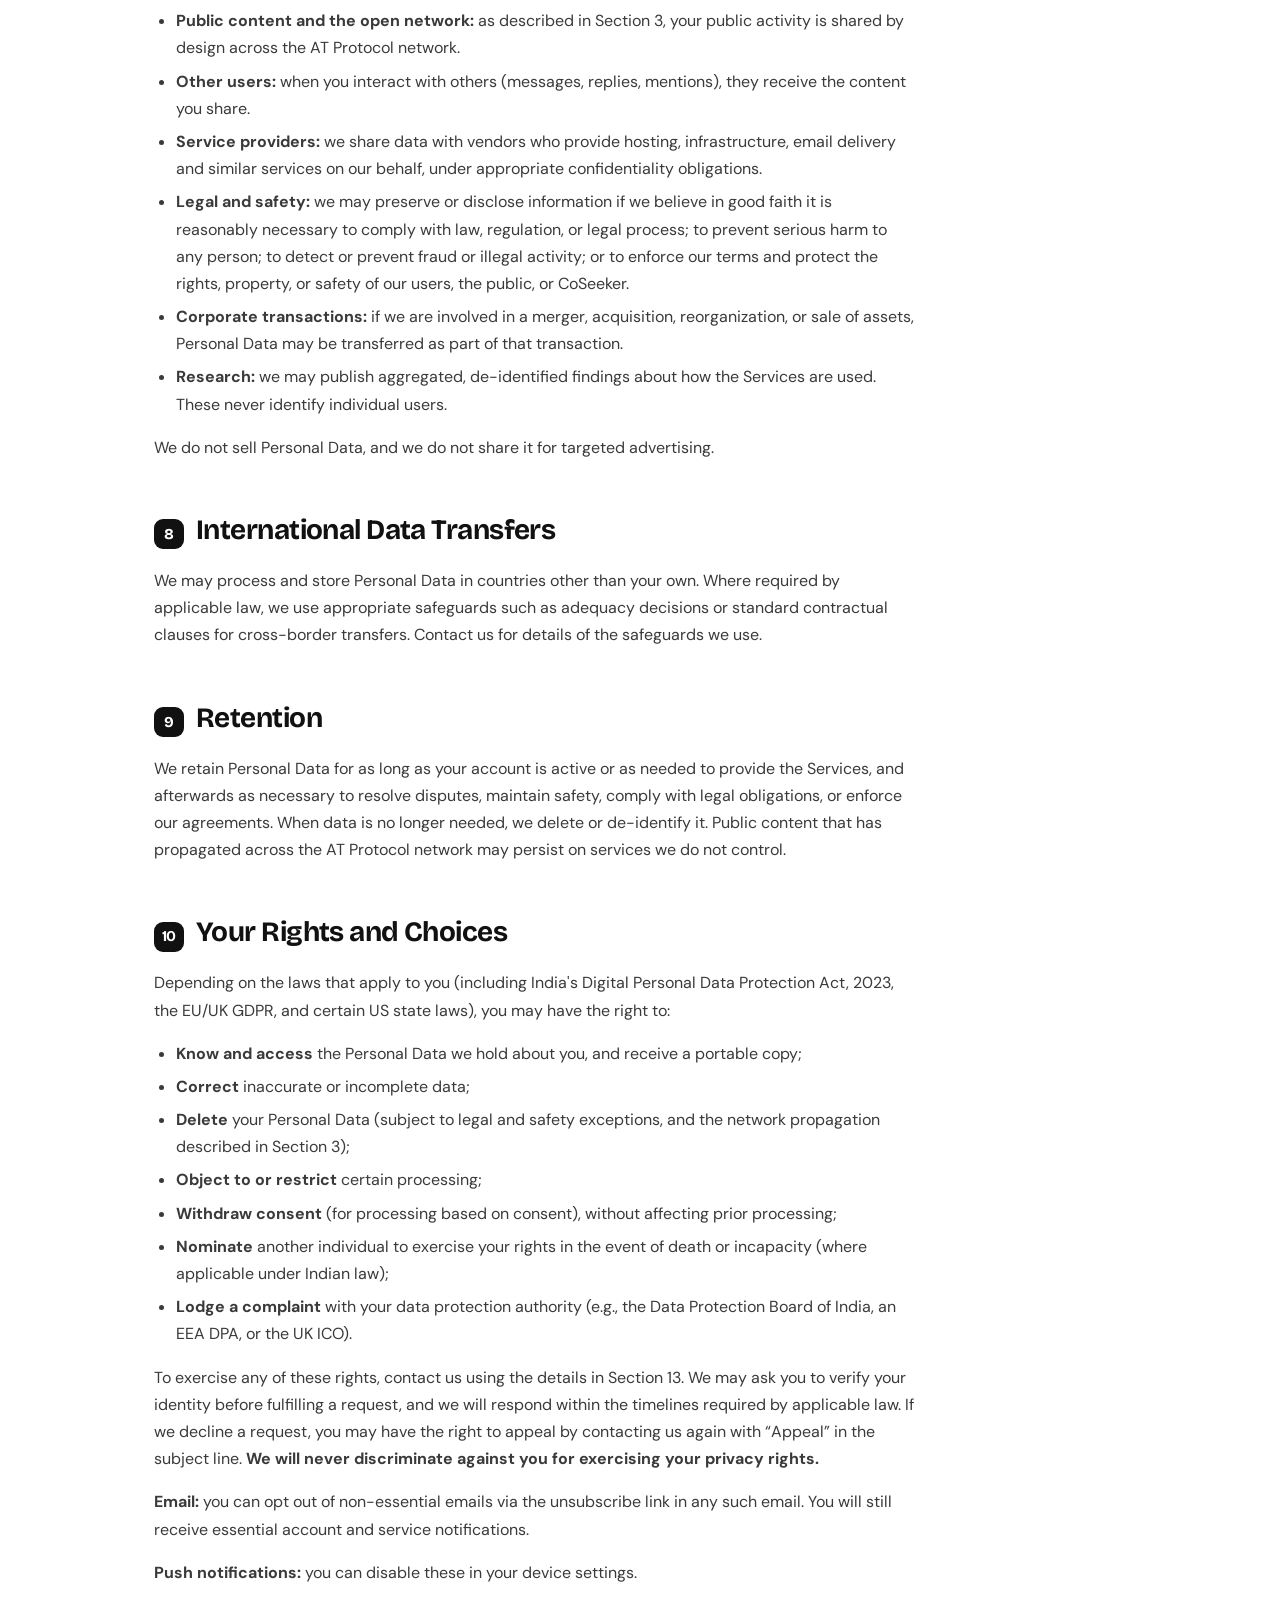
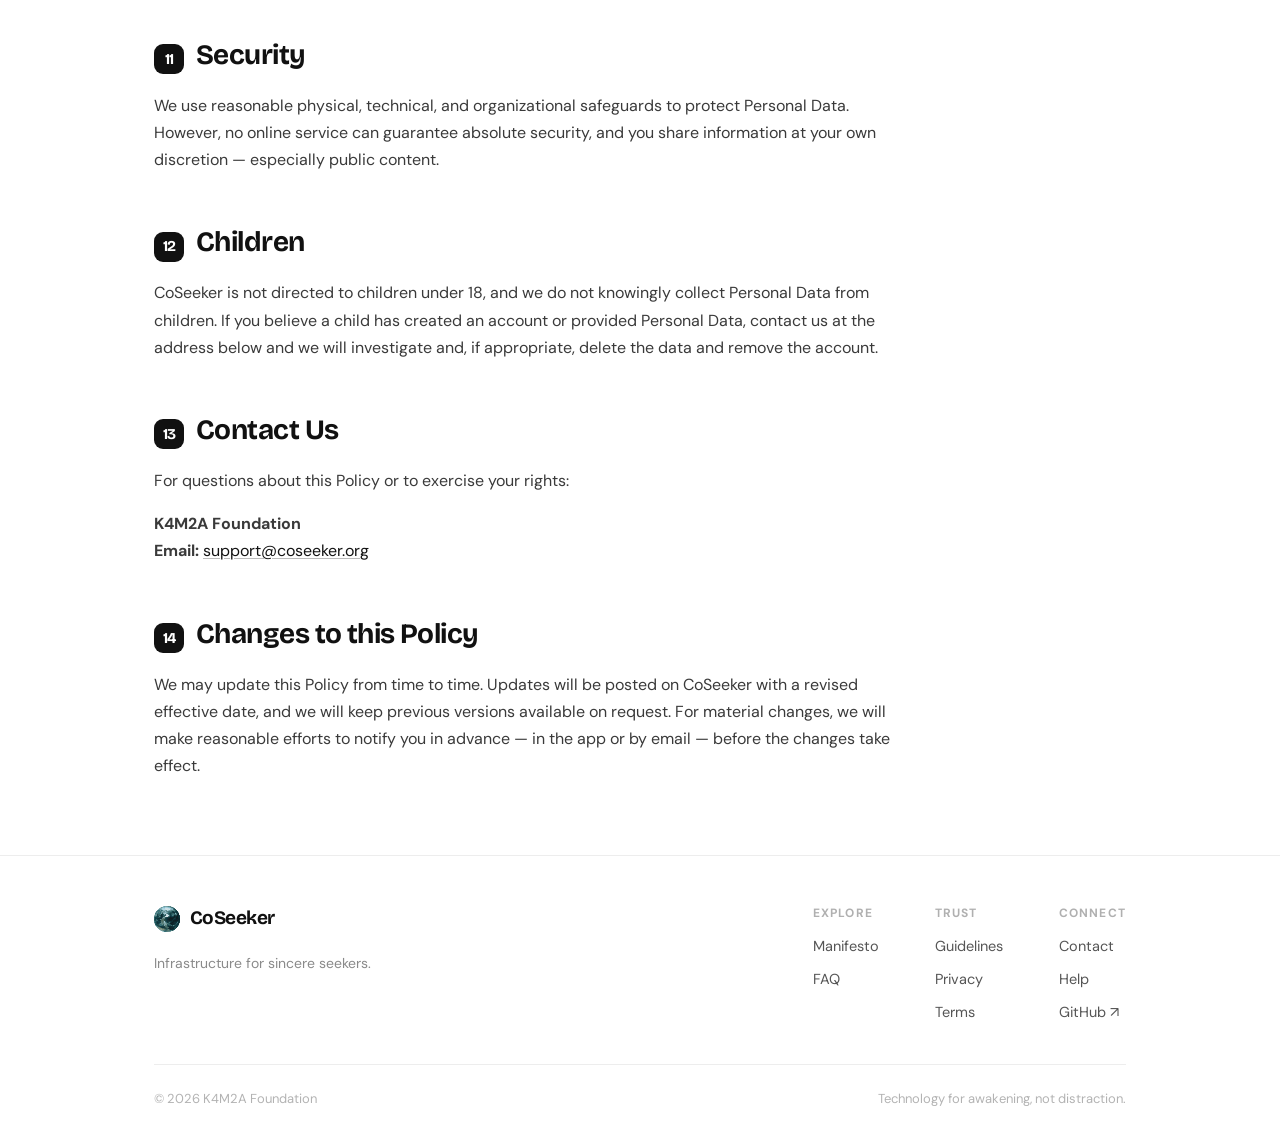
<file: privacy.html>
<!DOCTYPE html>
<html lang="en">
<head>
<meta charset="utf-8">
<meta name="viewport" content="width=device-width, initial-scale=1">
<title>Privacy Policy — CoSeeker</title>
<meta name="description" content="How CoSeeker collects, uses, and protects your personal data.">
<link rel="icon" type="image/png" href="assets/favicon.png">
<link rel="preconnect" href="https://fonts.googleapis.com">
<link rel="preconnect" href="https://fonts.gstatic.com" crossorigin>
<link href="https://fonts.googleapis.com/css2?family=Bricolage+Grotesque:opsz,wght@12..96,400;12..96,500;12..96,600;12..96,700;12..96,800&family=DM+Sans:wght@400;500;600&display=swap" rel="stylesheet">
<link rel="stylesheet" href="site.css">
<script src="site.js" defer></script>
</head>
<body>
<a class="skip-link" href="#main">Skip to content</a>

<header class="site-header">
  <div class="header-inner">
    <a class="brand" href="index.html" aria-label="CoSeeker home"><img src="assets/coseeker-earth.svg" alt=""><span class="wordmark">CoSeeker</span></a>
    <button class="menu-toggle" type="button" aria-expanded="false" aria-controls="site-nav" data-menu-toggle><span class="sr-only">Open menu</span><span></span><span></span></button>
    <nav class="site-nav" id="site-nav" aria-label="Primary" data-menu>
      <a href="manifesto.html">Manifesto</a>
      <a href="faq.html">FAQ</a>
      <a href="contact.html">Contact</a>
      <a class="header-cta" href="request-invite.html">Request an invite</a>
    </nav>
  </div>
</header>

<main id="main" class="shell">
  <div class="doc-head">
    <p class="kicker">Legal</p>
    <h1>Privacy Policy</h1>
    <p class="eff">Effective 10 June 2026</p>
    <nav class="doc-nav" aria-label="Legal documents">
      <a href="terms.html">Terms of Service</a>
      <a href="privacy.html" aria-current="page">Privacy Policy</a>
      <a href="guidelines.html">Guidelines</a>
    </nav>
  </div>

  <article class="doc">
    <p class="intro">By using CoSeeker, you acknowledge that you have read and understood this Policy.</p>

    <h2><span class="num">1</span> Introduction</h2>
    <p>CoSeeker is operated by <strong>K4M2A Foundation</strong> (&ldquo;we&rdquo;, &ldquo;us&rdquo;, &ldquo;our&rdquo;). CoSeeker is a platform for seekers, a place to read, write, and connect with fellow CoSeekers. CoSeeker runs on the Authenticated Transfer Protocol (&ldquo;AT Protocol&rdquo;), an open, decentralized protocol.</p>
    <p>This Policy explains what personal data we collect, how we use it, and your rights and choices to manage your data. Your use of CoSeeker is also governed by our <a href="terms.html">Terms of Service</a> and <a href="guidelines.html">Guidelines</a>.</p>
    <p><strong>What this Policy does not cover:</strong> third-party applications and services built on the AT Protocol that you may use to access content originating on CoSeeker. Those services operate under their own privacy policies.</p>
    <div class="callout"><p>Three commitments up front: <strong>we do not sell your personal data, we do not show advertising, and we do not use your data for targeted advertising of any kind.</strong></p></div>

    <h2><span class="num">2</span> What is Personal Data?</h2>
    <p>&ldquo;Personal Data&rdquo; is any information that identifies you or could reasonably be linked to you, directly or indirectly. Aggregated, de-identified, or anonymized information that cannot be linked back to you is not Personal Data and is not covered by this Policy. Where we de-identify data, we maintain it in de-identified form and will not attempt to re-identify it, except as required or permitted by law.</p>

    <h2><span class="num">3</span> A Note on Decentralization and Public Content</h2>
    <p>CoSeeker is built on the AT Protocol, where most user activity is <strong>public by design</strong>. Your profile, posts, reflections, comments, likes, follows, and blocks are publicly visible not only on CoSeeker, but potentially on other applications and services built on the AT Protocol that we do not control. Deleting content from CoSeeker removes it from our systems, but copies may persist on third-party services in the open network. Please exercise care when deciding what to share, particularly given the personal nature of spiritual and contemplative writing.</p>

    <h2><span class="num">4</span> Personal Data We Collect</h2>
    <h3>a. Data you provide directly</h3>
    <ul>
      <li><strong>Identity and Contact Data:</strong> email address, username/handle, display name, profile image, and birth date (for age confirmation).</li>
      <li><strong>Your Content:</strong> posts, reflections, comments, profile information, and other content you publish. This content is public (see Section 3).</li>
      <li><strong>Direct Messages:</strong> we store and process direct messages so you can communicate with other users. Messages are not end-to-end encrypted and may be accessed for trust and safety purposes.</li>
      <li><strong>Communication Information:</strong> information you provide when you contact support, report content, or respond to surveys.</li>
      <li><strong>Feedback:</strong> if you give feedback on the Services (ratings, reports, suggestions), we may store the related content as part of that feedback.</li>
      <li><strong>Verification Data:</strong> if we ever need to verify your age or identity (e.g., for account recovery or where required by law), we collect only what is needed for that verification.</li>
    </ul>
    <h3>b. Technical Information (collected automatically)</h3>
    <ul>
      <li><strong>Device and Connection Information:</strong> device type, operating system, browser information, IP address (which can indicate general location), time zone, and similar identifiers.</li>
      <li><strong>Usage Information:</strong> dates and times of access, content viewed, links clicked, and other information about how you use the Services.</li>
      <li><strong>Log and Troubleshooting Information:</strong> error logs and application state at the time of an error, used to debug and repair the Services.</li>
      <li><strong>Cookies and similar technologies:</strong> see Section 5.</li>
    </ul>
    <h3>c. Data from other sources</h3>
    <ul>
      <li>Information from third-party services you connect to CoSeeker or direct to share data with us.</li>
    </ul>

    <h2><span class="num">5</span> Cookies</h2>
    <p>We use cookies and similar technologies for two purposes:</p>
    <ul>
      <li><strong>Strictly necessary cookies</strong> required to operate CoSeeker (e.g., keeping you signed in). The service cannot function without them.</li>
      <li><strong>Analytics cookies</strong> to understand usage and improve the Services.</li>
    </ul>
    <p>We do not use advertising or cross-site tracking cookies. You can block or delete cookies via your browser settings, though blocking strictly necessary cookies may prevent parts of CoSeeker from working. Where required by law, we will ask for your consent before setting non-essential cookies.</p>

    <h2><span class="num">6</span> How We Use Personal Data</h2>
    <p>We use Personal Data to:</p>
    <ul>
      <li><strong>Provide the Services</strong> — managing your account, delivering features, responding to support requests, and sending essential service communications;</li>
      <li><strong>Maintain trust and safety</strong> — detecting abuse, fraud, and security incidents; acting on reports; and enforcing our Community Guidelines;</li>
      <li><strong>Improve the Services</strong> — analytics, debugging, research, and quality control, using aggregated or de-identified data wherever possible;</li>
      <li><strong>Comply with legal obligations</strong>; and</li>
      <li><strong>Other purposes</strong> disclosed to you at the time of collection, or with your consent.</li>
    </ul>
    <p>Some features may use AI systems — for example, content moderation, recommendations, or summaries. Content you submit may be processed by these systems to provide the feature. We do not use your content to train AI models unless you opt in.</p>

    <h2><span class="num">7</span> How We Share Personal Data</h2>
    <ul>
      <li><strong>Public content and the open network:</strong> as described in Section 3, your public activity is shared by design across the AT Protocol network.</li>
      <li><strong>Other users:</strong> when you interact with others (messages, replies, mentions), they receive the content you share.</li>
      <li><strong>Service providers:</strong> we share data with vendors who provide hosting, infrastructure, email delivery and similar services on our behalf, under appropriate confidentiality obligations.</li>
      <li><strong>Legal and safety:</strong> we may preserve or disclose information if we believe in good faith it is reasonably necessary to comply with law, regulation, or legal process; to prevent serious harm to any person; to detect or prevent fraud or illegal activity; or to enforce our terms and protect the rights, property, or safety of our users, the public, or CoSeeker.</li>
      <li><strong>Corporate transactions:</strong> if we are involved in a merger, acquisition, reorganization, or sale of assets, Personal Data may be transferred as part of that transaction.</li>
      <li><strong>Research:</strong> we may publish aggregated, de-identified findings about how the Services are used. These never identify individual users.</li>
    </ul>
    <p>We do not sell Personal Data, and we do not share it for targeted advertising.</p>

    <h2><span class="num">8</span> International Data Transfers</h2>
    <p>We may process and store Personal Data in countries other than your own. Where required by applicable law, we use appropriate safeguards such as adequacy decisions or standard contractual clauses for cross-border transfers. Contact us for details of the safeguards we use.</p>

    <h2><span class="num">9</span> Retention</h2>
    <p>We retain Personal Data for as long as your account is active or as needed to provide the Services, and afterwards as necessary to resolve disputes, maintain safety, comply with legal obligations, or enforce our agreements. When data is no longer needed, we delete or de-identify it. Public content that has propagated across the AT Protocol network may persist on services we do not control.</p>

    <h2><span class="num">10</span> Your Rights and Choices</h2>
    <p>Depending on the laws that apply to you (including India's Digital Personal Data Protection Act, 2023, the EU/UK GDPR, and certain US state laws), you may have the right to:</p>
    <ul>
      <li><strong>Know and access</strong> the Personal Data we hold about you, and receive a portable copy;</li>
      <li><strong>Correct</strong> inaccurate or incomplete data;</li>
      <li><strong>Delete</strong> your Personal Data (subject to legal and safety exceptions, and the network propagation described in Section 3);</li>
      <li><strong>Object to or restrict</strong> certain processing;</li>
      <li><strong>Withdraw consent</strong> (for processing based on consent), without affecting prior processing;</li>
      <li><strong>Nominate</strong> another individual to exercise your rights in the event of death or incapacity (where applicable under Indian law);</li>
      <li><strong>Lodge a complaint</strong> with your data protection authority (e.g., the Data Protection Board of India, an EEA DPA, or the UK ICO).</li>
    </ul>
    <p>To exercise any of these rights, contact us using the details in Section 13. We may ask you to verify your identity before fulfilling a request, and we will respond within the timelines required by applicable law. If we decline a request, you may have the right to appeal by contacting us again with &ldquo;Appeal&rdquo; in the subject line. <strong>We will never discriminate against you for exercising your privacy rights.</strong></p>
    <p><strong>Email:</strong> you can opt out of non-essential emails via the unsubscribe link in any such email. You will still receive essential account and service notifications.</p>
    <p><strong>Push notifications:</strong> you can disable these in your device settings.</p>

    <h2><span class="num">11</span> Security</h2>
    <p>We use reasonable physical, technical, and organizational safeguards to protect Personal Data. However, no online service can guarantee absolute security, and you share information at your own discretion — especially public content.</p>

    <h2><span class="num">12</span> Children</h2>
    <p>CoSeeker is not directed to children under 18, and we do not knowingly collect Personal Data from children. If you believe a child has created an account or provided Personal Data, contact us at the address below and we will investigate and, if appropriate, delete the data and remove the account.</p>

    <h2><span class="num">13</span> Contact Us</h2>
    <p>For questions about this Policy or to exercise your rights:</p>
    <p><strong>K4M2A Foundation</strong><br><strong>Email:</strong> <a href="mailto:support@coseeker.org">support@coseeker.org</a></p>

    <h2><span class="num">14</span> Changes to this Policy</h2>
    <p>We may update this Policy from time to time. Updates will be posted on CoSeeker with a revised effective date, and we will keep previous versions available on request. For material changes, we will make reasonable efforts to notify you in advance — in the app or by email — before the changes take effect.</p>
  </article>
</main>

<footer class="site-footer">
  <div class="shell">
    <div class="footer-main">
      <div class="footer-brand"><div class="fb-mark"><img src="assets/coseeker-earth.svg" alt=""><span class="wordmark">CoSeeker</span></div><p>Infrastructure for sincere seekers.</p></div>
      <div class="footer-cols">
        <div class="footer-col"><span class="h">Explore</span><a href="manifesto.html">Manifesto</a><a href="faq.html">FAQ</a></div>
        <div class="footer-col"><span class="h">Trust</span><a href="guidelines.html">Guidelines</a><a href="privacy.html">Privacy</a><a href="terms.html">Terms</a></div>
        <div class="footer-col"><span class="h">Connect</span><a href="contact.html">Contact</a><a href="help.html">Help</a><a href="https://github.com/k4m2a">GitHub ↗</a></div>
      </div>
    </div>
    <div class="footer-base"><span>© 2026 K4M2A Foundation</span><span>Technology for awakening, not distraction.</span></div>
  </div>
</footer>

</body>
</html>
</file>
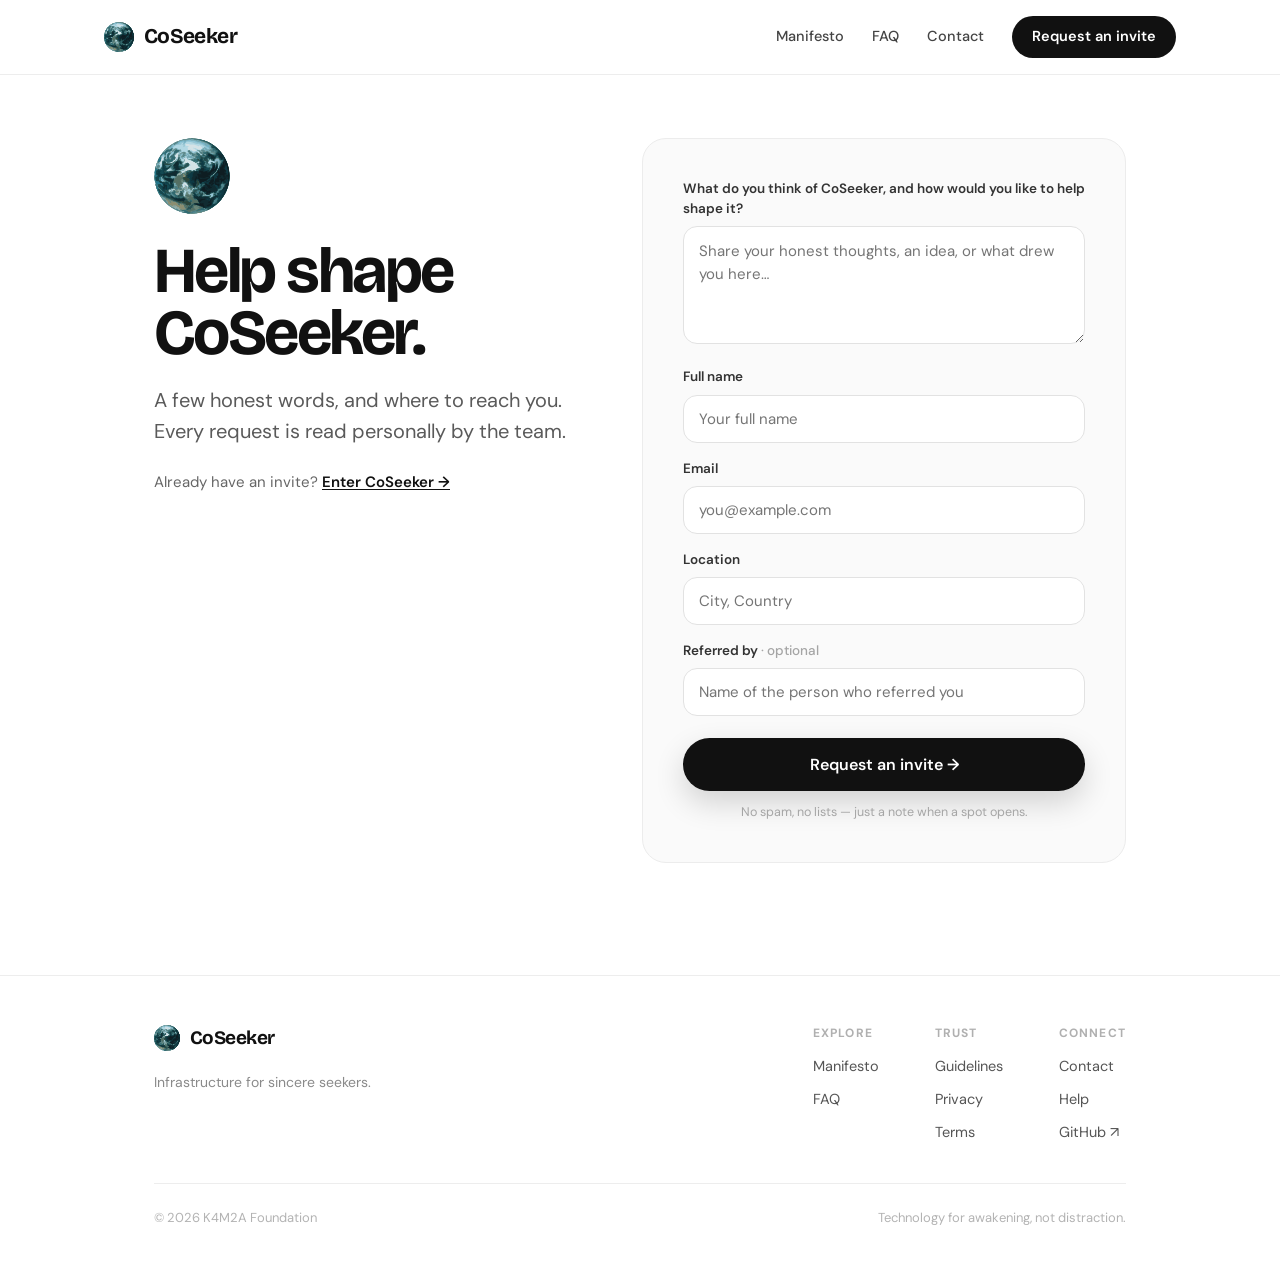
<file: request-invite.html>
<!doctype html>
<html lang="en">
<head>
  <meta charset="utf-8">
  <meta name="viewport" content="width=device-width, initial-scale=1">
  <meta name="theme-color" content="#ffffff">
  <title>Request an invite — CoSeeker</title>
  <meta name="description" content="Request an invite to CoSeeker and help shape a calm, invite-only space for sincere seekers.">
  <link rel="icon" type="image/png" href="assets/favicon.png">
  <link rel="preconnect" href="https://fonts.googleapis.com">
  <link rel="preconnect" href="https://fonts.gstatic.com" crossorigin>
  <link href="https://fonts.googleapis.com/css2?family=Bricolage+Grotesque:opsz,wght@12..96,400;12..96,500;12..96,600;12..96,700;12..96,800&family=DM+Sans:wght@400;500;600&display=swap" rel="stylesheet">
  <link rel="stylesheet" href="site.css">
  <script src="site.js" defer></script>
</head>
<body>
  <a class="skip-link" href="#main">Skip to content</a>
  <header class="site-header">
    <div class="header-inner">
      <a class="brand" href="index.html" aria-label="CoSeeker home"><img src="assets/coseeker-earth.svg" alt=""><span class="wordmark">CoSeeker</span></a>
      <button class="menu-toggle" type="button" aria-expanded="false" aria-controls="site-nav" data-menu-toggle><span class="sr-only">Open menu</span><span></span><span></span></button>
      <nav class="site-nav" id="site-nav" aria-label="Primary" data-menu>
        <a href="manifesto.html">Manifesto</a>
        <a href="faq.html">FAQ</a>
        <a href="contact.html">Contact</a>
        <a class="header-cta" href="request-invite.html" aria-current="page">Request an invite</a>
      </nav>
    </div>
  </header>

  <main id="main">
    <section class="section" style="padding-top: clamp(44px, 7vh, 80px);">
      <div class="shell contact-grid">

        <div class="invite-intro" data-confirm-hide>
          <img src="assets/coseeker-earth.svg" alt="" style="width: 76px; height: 76px; margin-bottom: 26px;">
          <h1 style="font-size: clamp(38px, 6vw, 64px); margin-top: 8px;">Help shape<br>CoSeeker.</h1>
          <p class="lead" style="margin-top: 20px; max-width: 40ch;">A few honest words, and where to reach you. Every request is read personally by the team.</p>
          <p style="margin-top: 24px; font-size: 15px; color: #666;">Already have an invite?
            <a href="https://coseeker.app/" style="color: #111; font-weight: 600; text-decoration: underline; text-underline-offset: 2px;">Enter CoSeeker →</a>
          </p>
        </div>

        <div class="form-card" data-form-scope>
          <form data-form data-endpoint="/api/invite" data-required="idea,name,email,location" novalidate>
            <label class="field" style="margin-top:0;">
              <span>What do you think of CoSeeker, and how would you like to help shape it?</span>
              <textarea name="idea" rows="4" placeholder="Share your honest thoughts, an idea, or what drew you here…"></textarea>
            </label>
            <label class="field"><span>Full name</span><input name="name" type="text" autocomplete="name" placeholder="Your full name"></label>
            <label class="field"><span>Email</span><input name="email" type="email" autocomplete="email" placeholder="you@example.com"></label>
            <label class="field"><span>Location</span><input name="location" type="text" placeholder="City, Country"></label>
            <label class="field"><span>Referred by <span class="opt">· optional</span></span><input name="referrer" type="text" placeholder="Name of the person who referred you"></label>
            <input type="text" name="company" tabindex="-1" autocomplete="off" aria-hidden="true" style="position:absolute; left:-9999px; width:1px; height:1px; opacity:0;">
            <p class="form-error" data-form-error hidden></p>
            <button class="btn btn--ink" type="submit" style="margin-top: 22px; width: 100%;">Request an invite →</button>
            <p class="form-note" style="text-align: center;">No spam, no lists — just a note when a spot opens.</p>
          </form>
          <div class="form-confirm" data-form-confirm hidden>
            <div class="check" aria-hidden="true">✓</div>
            <h3>Thank you, <span data-confirm-name>friend</span>.</h3>
            <p>Your request is in. We read every one personally and will be in touch as invitations open — look out for a note from the CoSeeker team.</p>
          </div>
        </div>

      </div>
    </section>
  </main>

  <footer class="site-footer">
    <div class="shell">
      <div class="footer-main">
        <div class="footer-brand"><div class="fb-mark"><img src="assets/coseeker-earth.svg" alt=""><span class="wordmark">CoSeeker</span></div><p>Infrastructure for sincere seekers.</p></div>
        <div class="footer-cols">
          <div class="footer-col"><span class="h">Explore</span><a href="manifesto.html">Manifesto</a><a href="faq.html">FAQ</a></div>
          <div class="footer-col"><span class="h">Trust</span><a href="guidelines.html">Guidelines</a><a href="privacy.html">Privacy</a><a href="terms.html">Terms</a></div>
          <div class="footer-col"><span class="h">Connect</span><a href="contact.html">Contact</a><a href="help.html">Help</a><a href="https://github.com/k4m2a">GitHub ↗</a></div>
        </div>
      </div>
      <div class="footer-base"><span>© 2026 K4M2A Foundation</span><span>Technology for awakening, not distraction.</span></div>
    </div>
  </footer>
</body>
</html>
</file>
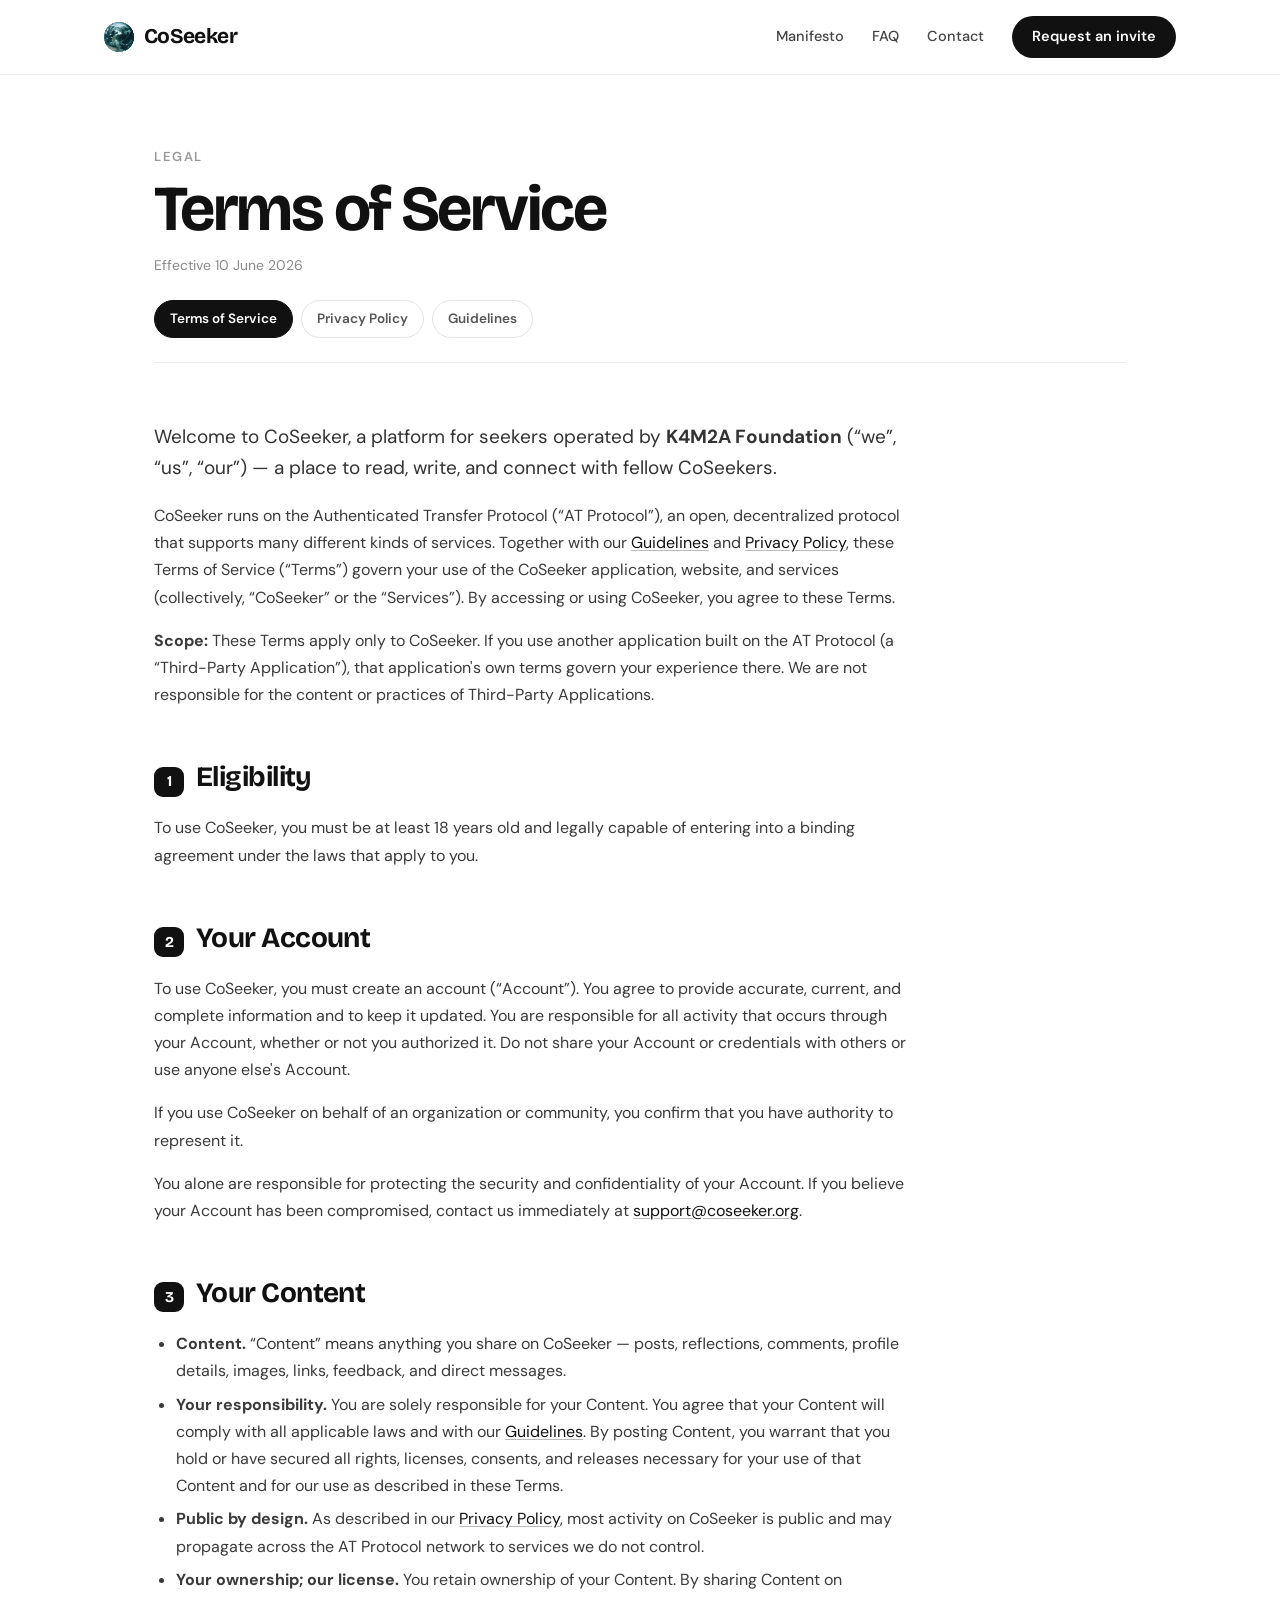
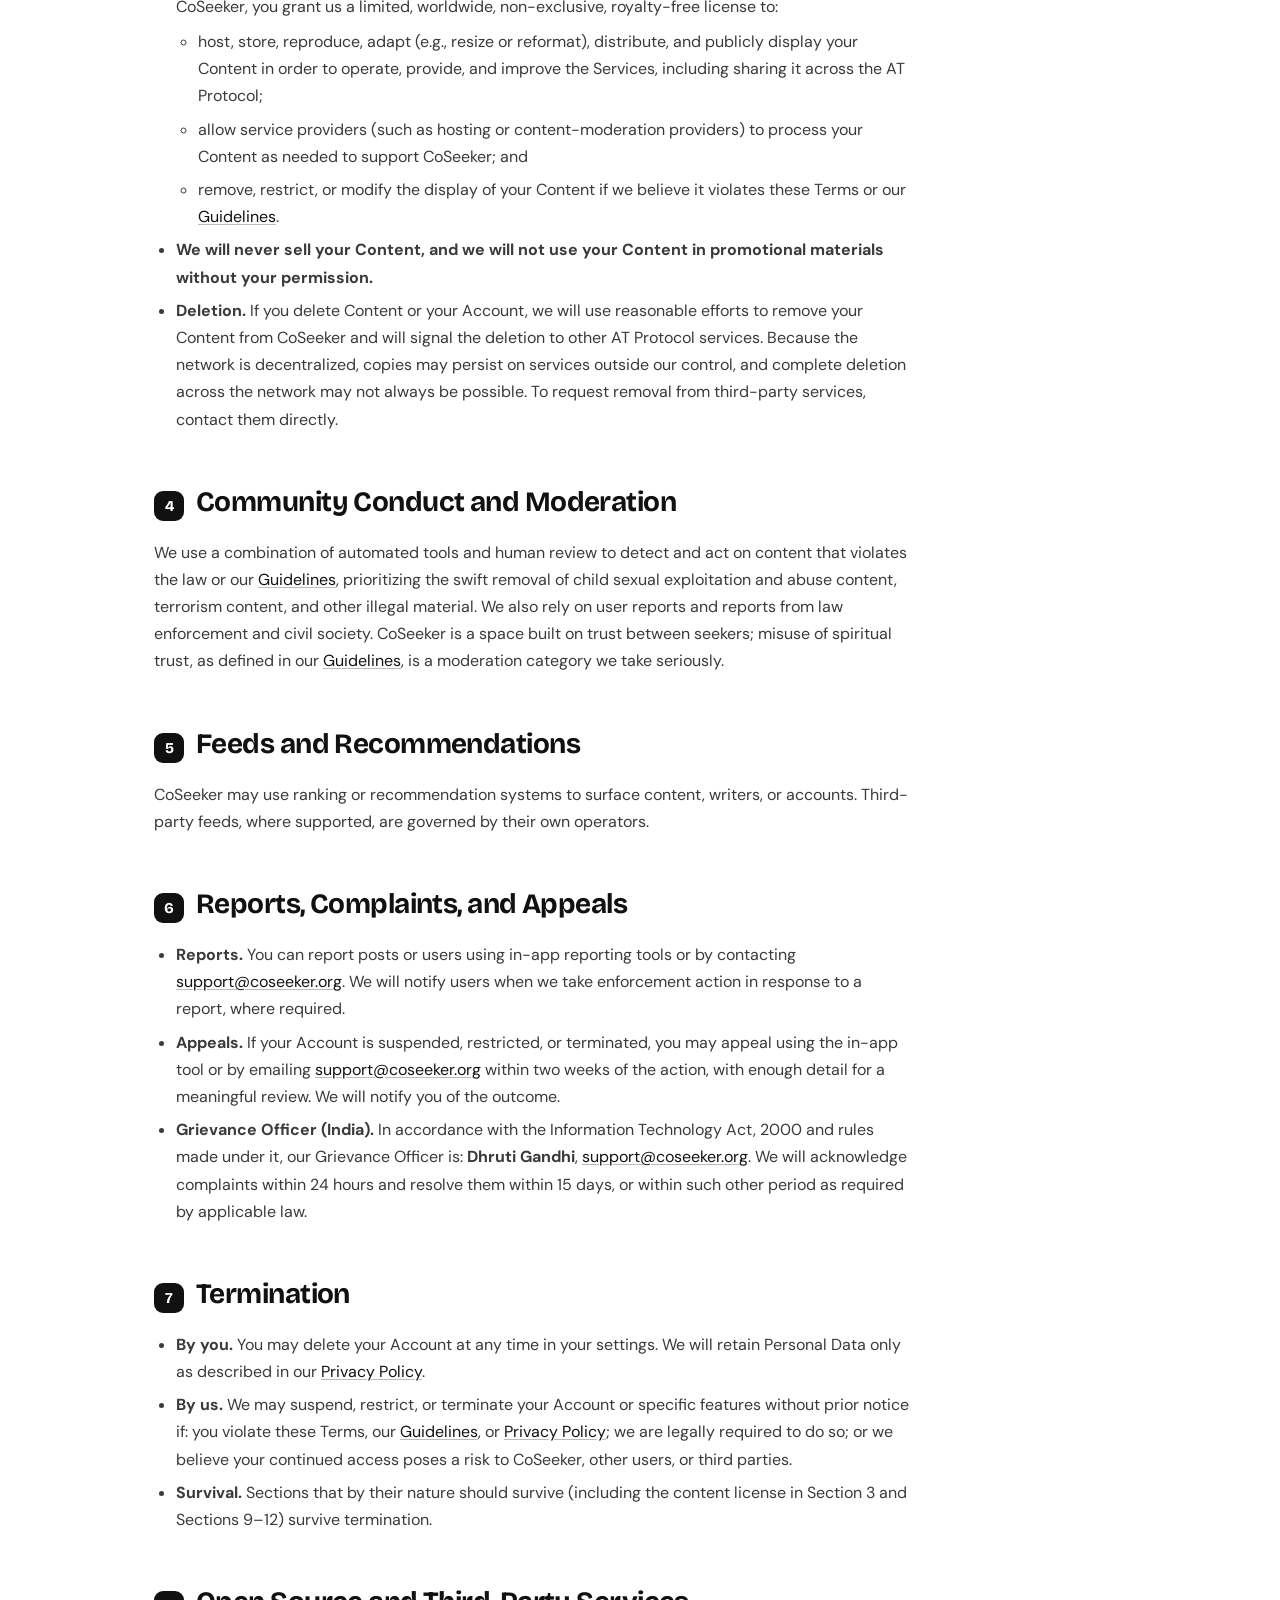
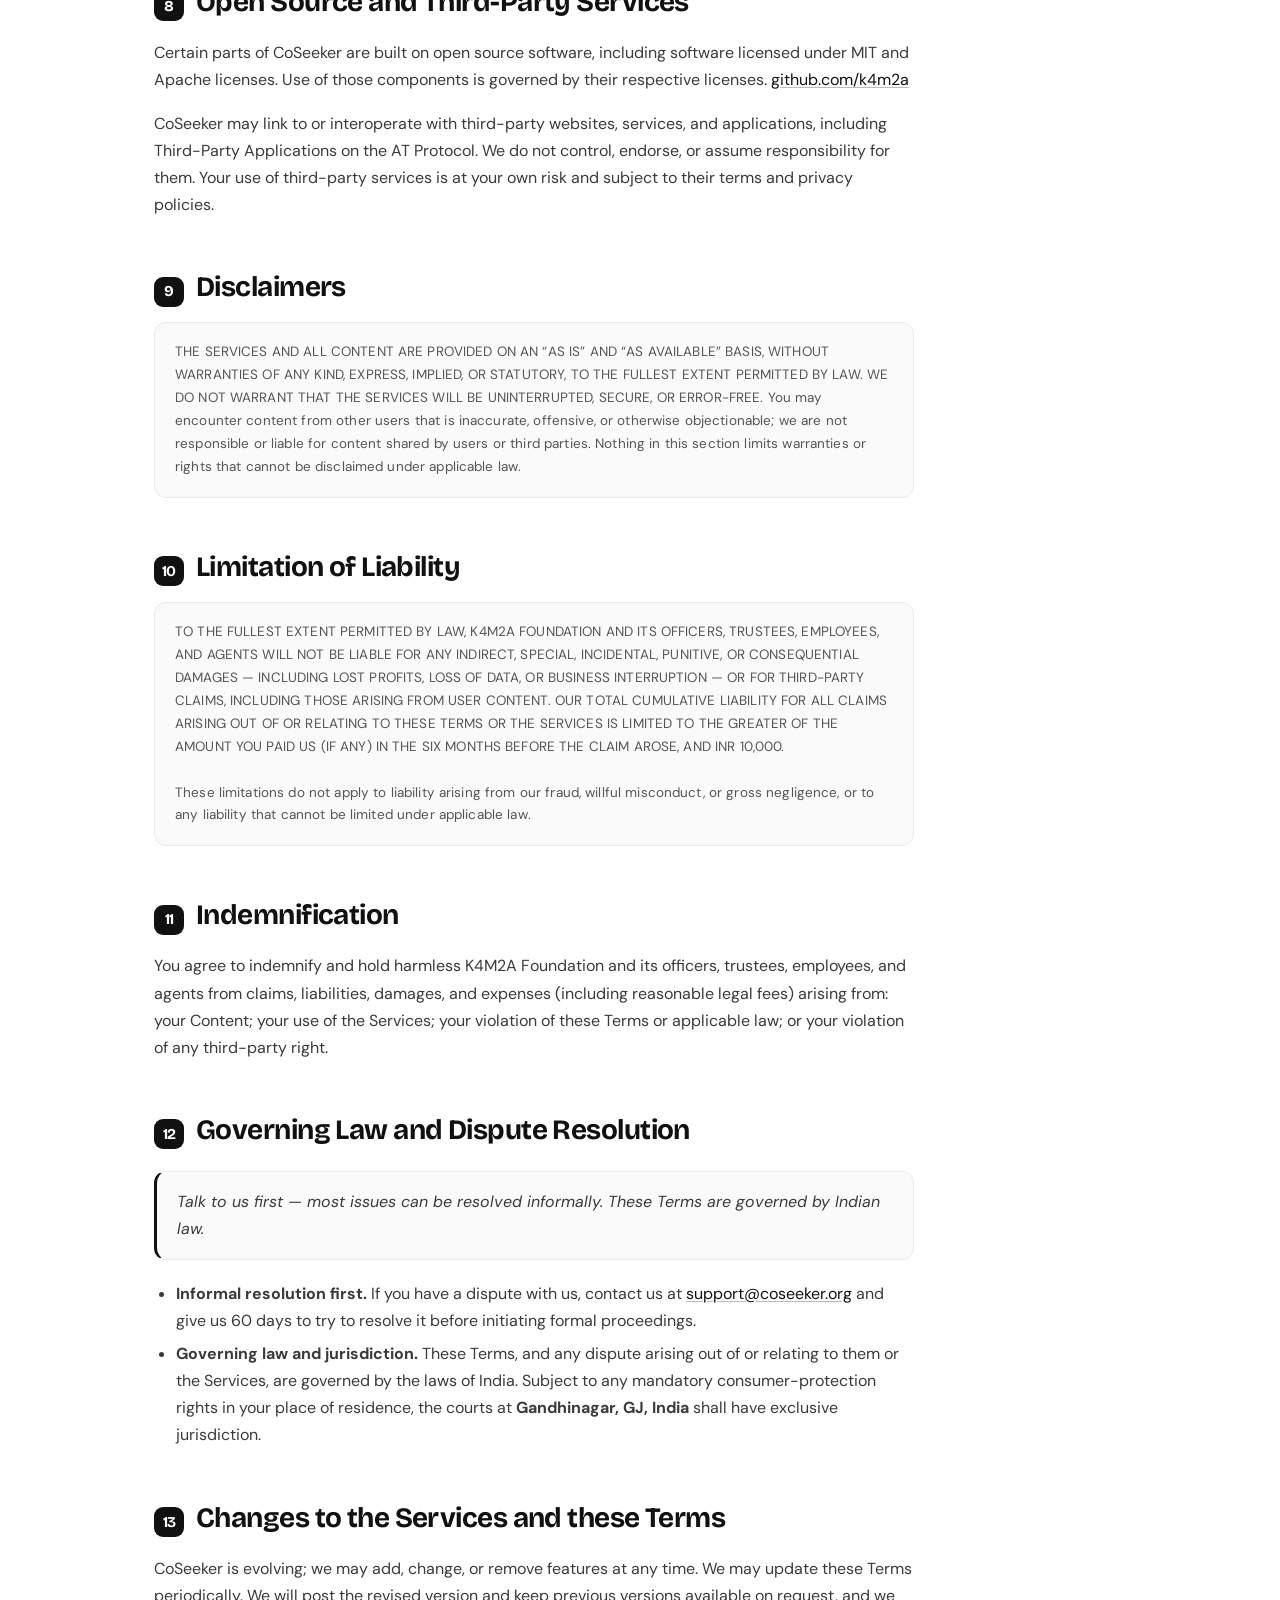
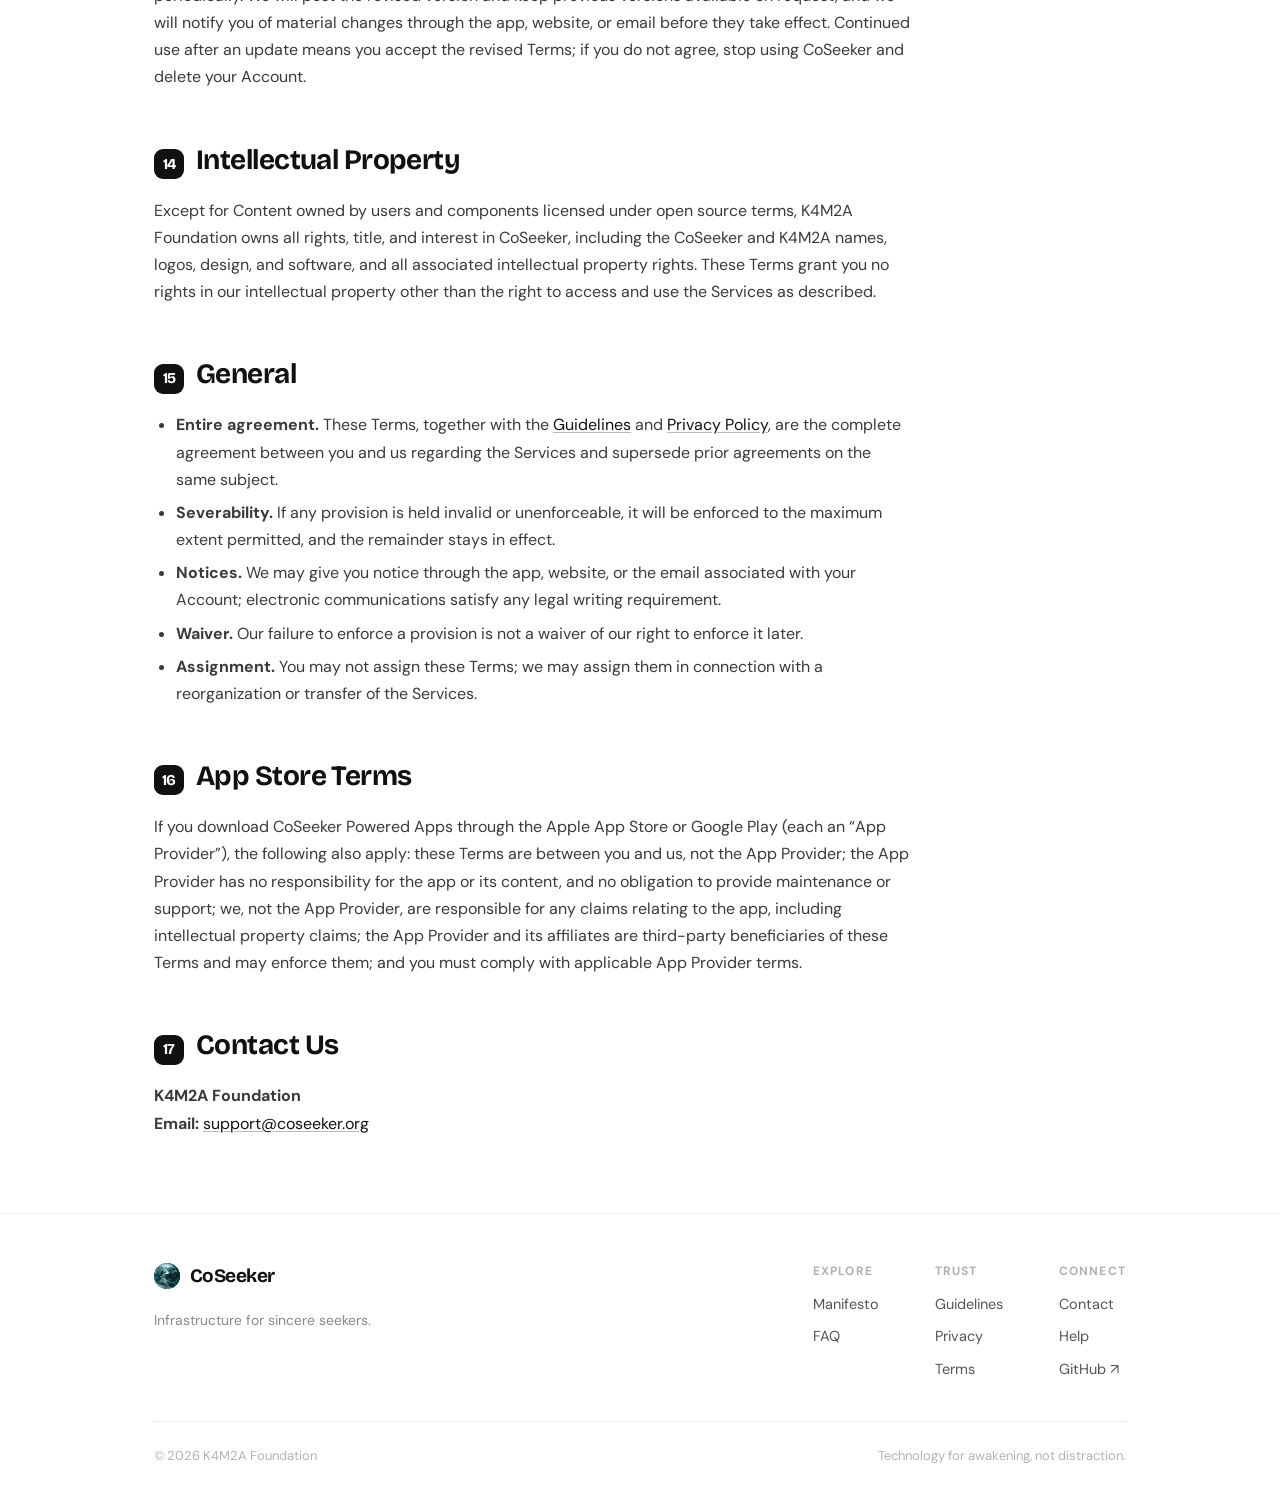
<file: terms.html>
<!DOCTYPE html>
<html lang="en">
<head>
<meta charset="utf-8">
<meta name="viewport" content="width=device-width, initial-scale=1">
<title>Terms of Service — CoSeeker</title>
<meta name="description" content="The terms that govern your use of CoSeeker.">
<link rel="icon" type="image/png" href="assets/favicon.png">
<link rel="preconnect" href="https://fonts.googleapis.com">
<link rel="preconnect" href="https://fonts.gstatic.com" crossorigin>
<link href="https://fonts.googleapis.com/css2?family=Bricolage+Grotesque:opsz,wght@12..96,400;12..96,500;12..96,600;12..96,700;12..96,800&family=DM+Sans:wght@400;500;600&display=swap" rel="stylesheet">
<link rel="stylesheet" href="site.css">
<script src="site.js" defer></script>
</head>
<body>
<a class="skip-link" href="#main">Skip to content</a>

<header class="site-header">
  <div class="header-inner">
    <a class="brand" href="index.html" aria-label="CoSeeker home"><img src="assets/coseeker-earth.svg" alt=""><span class="wordmark">CoSeeker</span></a>
    <button class="menu-toggle" type="button" aria-expanded="false" aria-controls="site-nav" data-menu-toggle><span class="sr-only">Open menu</span><span></span><span></span></button>
    <nav class="site-nav" id="site-nav" aria-label="Primary" data-menu>
      <a href="manifesto.html">Manifesto</a>
      <a href="faq.html">FAQ</a>
      <a href="contact.html">Contact</a>
      <a class="header-cta" href="request-invite.html">Request an invite</a>
    </nav>
  </div>
</header>

<main id="main" class="shell">
  <div class="doc-head">
    <p class="kicker">Legal</p>
    <h1>Terms of Service</h1>
    <p class="eff">Effective 10 June 2026</p>
    <nav class="doc-nav" aria-label="Legal documents">
      <a href="terms.html" aria-current="page">Terms of Service</a>
      <a href="privacy.html">Privacy Policy</a>
      <a href="guidelines.html">Guidelines</a>
    </nav>
  </div>

  <article class="doc">
    <p class="intro">Welcome to CoSeeker, a platform for seekers operated by <strong>K4M2A Foundation</strong> (&ldquo;we&rdquo;, &ldquo;us&rdquo;, &ldquo;our&rdquo;) — a place to read, write, and connect with fellow CoSeekers.</p>
    <p>CoSeeker runs on the Authenticated Transfer Protocol (&ldquo;AT Protocol&rdquo;), an open, decentralized protocol that supports many different kinds of services. Together with our <a href="guidelines.html">Guidelines</a> and <a href="privacy.html">Privacy Policy</a>, these Terms of Service (&ldquo;Terms&rdquo;) govern your use of the CoSeeker application, website, and services (collectively, &ldquo;CoSeeker&rdquo; or the &ldquo;Services&rdquo;). By accessing or using CoSeeker, you agree to these Terms.</p>
    <p><strong>Scope:</strong> These Terms apply only to CoSeeker. If you use another application built on the AT Protocol (a &ldquo;Third-Party Application&rdquo;), that application's own terms govern your experience there. We are not responsible for the content or practices of Third-Party Applications.</p>

    <h2><span class="num">1</span> Eligibility</h2>
    <p>To use CoSeeker, you must be at least 18 years old and legally capable of entering into a binding agreement under the laws that apply to you.</p>

    <h2><span class="num">2</span> Your Account</h2>
    <p>To use CoSeeker, you must create an account (&ldquo;Account&rdquo;). You agree to provide accurate, current, and complete information and to keep it updated. You are responsible for all activity that occurs through your Account, whether or not you authorized it. Do not share your Account or credentials with others or use anyone else's Account.</p>
    <p>If you use CoSeeker on behalf of an organization or community, you confirm that you have authority to represent it.</p>
    <p>You alone are responsible for protecting the security and confidentiality of your Account. If you believe your Account has been compromised, contact us immediately at <a href="mailto:support@coseeker.org">support@coseeker.org</a>.</p>

    <h2><span class="num">3</span> Your Content</h2>
    <ul>
      <li><strong>Content.</strong> &ldquo;Content&rdquo; means anything you share on CoSeeker — posts, reflections, comments, profile details, images, links, feedback, and direct messages.</li>
      <li><strong>Your responsibility.</strong> You are solely responsible for your Content. You agree that your Content will comply with all applicable laws and with our <a href="guidelines.html">Guidelines</a>. By posting Content, you warrant that you hold or have secured all rights, licenses, consents, and releases necessary for your use of that Content and for our use as described in these Terms.</li>
      <li><strong>Public by design.</strong> As described in our <a href="privacy.html">Privacy Policy</a>, most activity on CoSeeker is public and may propagate across the AT Protocol network to services we do not control.</li>
      <li><strong>Your ownership; our license.</strong> You retain ownership of your Content. By sharing Content on CoSeeker, you grant us a limited, worldwide, non-exclusive, royalty-free license to:
        <ul>
          <li>host, store, reproduce, adapt (e.g., resize or reformat), distribute, and publicly display your Content in order to operate, provide, and improve the Services, including sharing it across the AT Protocol;</li>
          <li>allow service providers (such as hosting or content-moderation providers) to process your Content as needed to support CoSeeker; and</li>
          <li>remove, restrict, or modify the display of your Content if we believe it violates these Terms or our <a href="guidelines.html">Guidelines</a>.</li>
        </ul>
      </li>
      <li><strong>We will never sell your Content, and we will not use your Content in promotional materials without your permission.</strong></li>
      <li><strong>Deletion.</strong> If you delete Content or your Account, we will use reasonable efforts to remove your Content from CoSeeker and will signal the deletion to other AT Protocol services. Because the network is decentralized, copies may persist on services outside our control, and complete deletion across the network may not always be possible. To request removal from third-party services, contact them directly.</li>
    </ul>

    <h2><span class="num">4</span> Community Conduct and Moderation</h2>
    <p>We use a combination of automated tools and human review to detect and act on content that violates the law or our <a href="guidelines.html">Guidelines</a>, prioritizing the swift removal of child sexual exploitation and abuse content, terrorism content, and other illegal material. We also rely on user reports and reports from law enforcement and civil society. CoSeeker is a space built on trust between seekers; misuse of spiritual trust, as defined in our <a href="guidelines.html">Guidelines</a>, is a moderation category we take seriously.</p>

    <h2><span class="num">5</span> Feeds and Recommendations</h2>
    <p>CoSeeker may use ranking or recommendation systems to surface content, writers, or accounts. Third-party feeds, where supported, are governed by their own operators.</p>

    <h2><span class="num">6</span> Reports, Complaints, and Appeals</h2>
    <ul>
      <li><strong>Reports.</strong> You can report posts or users using in-app reporting tools or by contacting <a href="mailto:support@coseeker.org">support@coseeker.org</a>. We will notify users when we take enforcement action in response to a report, where required.</li>
      <li><strong>Appeals.</strong> If your Account is suspended, restricted, or terminated, you may appeal using the in-app tool or by emailing <a href="mailto:support@coseeker.org">support@coseeker.org</a> within two weeks of the action, with enough detail for a meaningful review. We will notify you of the outcome.</li>
      <li><strong>Grievance Officer (India).</strong> In accordance with the Information Technology Act, 2000 and rules made under it, our Grievance Officer is: <strong>Dhruti Gandhi</strong>, <a href="mailto:support@coseeker.org">support@coseeker.org</a>. We will acknowledge complaints within 24 hours and resolve them within 15 days, or within such other period as required by applicable law.</li>
    </ul>

    <h2><span class="num">7</span> Termination</h2>
    <ul>
      <li><strong>By you.</strong> You may delete your Account at any time in your settings. We will retain Personal Data only as described in our <a href="privacy.html">Privacy Policy</a>.</li>
      <li><strong>By us.</strong> We may suspend, restrict, or terminate your Account or specific features without prior notice if: you violate these Terms, our <a href="guidelines.html">Guidelines</a>, or <a href="privacy.html">Privacy Policy</a>; we are legally required to do so; or we believe your continued access poses a risk to CoSeeker, other users, or third parties.</li>
      <li><strong>Survival.</strong> Sections that by their nature should survive (including the content license in Section 3 and Sections 9&ndash;12) survive termination.</li>
    </ul>

    <h2><span class="num">8</span> Open Source and Third-Party Services</h2>
    <p>Certain parts of CoSeeker are built on open source software, including software licensed under MIT and Apache licenses. Use of those components is governed by their respective licenses. <a href="https://github.com/k4m2a">github.com/k4m2a</a></p>
    <p>CoSeeker may link to or interoperate with third-party websites, services, and applications, including Third-Party Applications on the AT Protocol. We do not control, endorse, or assume responsibility for them. Your use of third-party services is at your own risk and subject to their terms and privacy policies.</p>

    <h2><span class="num">9</span> Disclaimers</h2>
    <div class="legal-caps">THE SERVICES AND ALL CONTENT ARE PROVIDED ON AN &ldquo;AS IS&rdquo; AND &ldquo;AS AVAILABLE&rdquo; BASIS, WITHOUT WARRANTIES OF ANY KIND, EXPRESS, IMPLIED, OR STATUTORY, TO THE FULLEST EXTENT PERMITTED BY LAW. WE DO NOT WARRANT THAT THE SERVICES WILL BE UNINTERRUPTED, SECURE, OR ERROR-FREE. You may encounter content from other users that is inaccurate, offensive, or otherwise objectionable; we are not responsible or liable for content shared by users or third parties. Nothing in this section limits warranties or rights that cannot be disclaimed under applicable law.</div>

    <h2><span class="num">10</span> Limitation of Liability</h2>
    <div class="legal-caps">TO THE FULLEST EXTENT PERMITTED BY LAW, K4M2A FOUNDATION AND ITS OFFICERS, TRUSTEES, EMPLOYEES, AND AGENTS WILL NOT BE LIABLE FOR ANY INDIRECT, SPECIAL, INCIDENTAL, PUNITIVE, OR CONSEQUENTIAL DAMAGES — INCLUDING LOST PROFITS, LOSS OF DATA, OR BUSINESS INTERRUPTION — OR FOR THIRD-PARTY CLAIMS, INCLUDING THOSE ARISING FROM USER CONTENT. OUR TOTAL CUMULATIVE LIABILITY FOR ALL CLAIMS ARISING OUT OF OR RELATING TO THESE TERMS OR THE SERVICES IS LIMITED TO THE GREATER OF THE AMOUNT YOU PAID US (IF ANY) IN THE SIX MONTHS BEFORE THE CLAIM AROSE, AND INR 10,000.<br><br>These limitations do not apply to liability arising from our fraud, willful misconduct, or gross negligence, or to any liability that cannot be limited under applicable law.</div>

    <h2><span class="num">11</span> Indemnification</h2>
    <p>You agree to indemnify and hold harmless K4M2A Foundation and its officers, trustees, employees, and agents from claims, liabilities, damages, and expenses (including reasonable legal fees) arising from: your Content; your use of the Services; your violation of these Terms or applicable law; or your violation of any third-party right.</p>

    <h2><span class="num">12</span> Governing Law and Dispute Resolution</h2>
    <div class="callout"><p><em>Talk to us first — most issues can be resolved informally. These Terms are governed by Indian law.</em></p></div>
    <ul>
      <li><strong>Informal resolution first.</strong> If you have a dispute with us, contact us at <a href="mailto:support@coseeker.org">support@coseeker.org</a> and give us 60 days to try to resolve it before initiating formal proceedings.</li>
      <li><strong>Governing law and jurisdiction.</strong> These Terms, and any dispute arising out of or relating to them or the Services, are governed by the laws of India. Subject to any mandatory consumer-protection rights in your place of residence, the courts at <strong>Gandhinagar, GJ, India</strong> shall have exclusive jurisdiction.</li>
    </ul>

    <h2><span class="num">13</span> Changes to the Services and these Terms</h2>
    <p>CoSeeker is evolving; we may add, change, or remove features at any time. We may update these Terms periodically. We will post the revised version and keep previous versions available on request, and we will notify you of material changes through the app, website, or email before they take effect. Continued use after an update means you accept the revised Terms; if you do not agree, stop using CoSeeker and delete your Account.</p>

    <h2><span class="num">14</span> Intellectual Property</h2>
    <p>Except for Content owned by users and components licensed under open source terms, K4M2A Foundation owns all rights, title, and interest in CoSeeker, including the CoSeeker and K4M2A names, logos, design, and software, and all associated intellectual property rights. These Terms grant you no rights in our intellectual property other than the right to access and use the Services as described.</p>

    <h2><span class="num">15</span> General</h2>
    <ul>
      <li><strong>Entire agreement.</strong> These Terms, together with the <a href="guidelines.html">Guidelines</a> and <a href="privacy.html">Privacy Policy</a>, are the complete agreement between you and us regarding the Services and supersede prior agreements on the same subject.</li>
      <li><strong>Severability.</strong> If any provision is held invalid or unenforceable, it will be enforced to the maximum extent permitted, and the remainder stays in effect.</li>
      <li><strong>Notices.</strong> We may give you notice through the app, website, or the email associated with your Account; electronic communications satisfy any legal writing requirement.</li>
      <li><strong>Waiver.</strong> Our failure to enforce a provision is not a waiver of our right to enforce it later.</li>
      <li><strong>Assignment.</strong> You may not assign these Terms; we may assign them in connection with a reorganization or transfer of the Services.</li>
    </ul>

    <h2><span class="num">16</span> App Store Terms</h2>
    <p>If you download CoSeeker Powered Apps through the Apple App Store or Google Play (each an &ldquo;App Provider&rdquo;), the following also apply: these Terms are between you and us, not the App Provider; the App Provider has no responsibility for the app or its content, and no obligation to provide maintenance or support; we, not the App Provider, are responsible for any claims relating to the app, including intellectual property claims; the App Provider and its affiliates are third-party beneficiaries of these Terms and may enforce them; and you must comply with applicable App Provider terms.</p>

    <h2><span class="num">17</span> Contact Us</h2>
    <p><strong>K4M2A Foundation</strong><br><strong>Email:</strong> <a href="mailto:support@coseeker.org">support@coseeker.org</a></p>
  </article>
</main>

<footer class="site-footer">
  <div class="shell">
    <div class="footer-main">
      <div class="footer-brand"><div class="fb-mark"><img src="assets/coseeker-earth.svg" alt=""><span class="wordmark">CoSeeker</span></div><p>Infrastructure for sincere seekers.</p></div>
      <div class="footer-cols">
        <div class="footer-col"><span class="h">Explore</span><a href="manifesto.html">Manifesto</a><a href="faq.html">FAQ</a></div>
        <div class="footer-col"><span class="h">Trust</span><a href="guidelines.html">Guidelines</a><a href="privacy.html">Privacy</a><a href="terms.html">Terms</a></div>
        <div class="footer-col"><span class="h">Connect</span><a href="contact.html">Contact</a><a href="help.html">Help</a><a href="https://github.com/k4m2a">GitHub ↗</a></div>
      </div>
    </div>
    <div class="footer-base"><span>© 2026 K4M2A Foundation</span><span>Technology for awakening, not distraction.</span></div>
  </div>
</footer>

</body>
</html>
</file>
<file: site.css>
/* ============================================================
   CoSeeker — shared black & white stylesheet
   ============================================================ */
*, *::before, *::after { box-sizing: border-box; }
html { scroll-behavior: smooth; }
body {
  margin: 0;
  font-family: 'DM Sans', -apple-system, sans-serif;
  background: #FFFFFF;
  color: #111111;
  -webkit-font-smoothing: antialiased;
  line-height: 1.5;
}
img { max-width: 100%; display: block; }
a { color: inherit; }
::selection { background: #111; color: #fff; }

.shell { max-width: 1100px; margin: 0 auto; padding-inline: clamp(20px, 5vw, 64px); width: 100%; }
.sr-only { position: absolute; width: 1px; height: 1px; padding: 0; margin: -1px; overflow: hidden; clip: rect(0 0 0 0); white-space: nowrap; border: 0; }
.skip-link { position: absolute; left: -999px; top: 0; background: #111; color: #fff; padding: 10px 16px; border-radius: 8px; z-index: 100; }
.skip-link:focus { left: 12px; top: 12px; }

/* ---------- Header ---------- */
.site-header {
  position: sticky; top: 0; z-index: 40;
  background: rgba(255,255,255,.82);
  backdrop-filter: blur(12px); -webkit-backdrop-filter: blur(12px);
  border-bottom: 1px solid #ededed;
}
.header-inner { display: flex; align-items: center; justify-content: space-between; padding: 16px clamp(20px, 5vw, 64px); max-width: 1200px; margin: 0 auto; }
.brand { display: inline-flex; align-items: center; gap: 10px; text-decoration: none; }
.brand img { width: 30px; height: 30px; }
.brand .wordmark { font-family: 'Bricolage Grotesque', sans-serif; font-weight: 700; font-size: 21px; letter-spacing: -.03em; color: #111; }
.site-nav { display: flex; align-items: center; gap: clamp(12px, 2.2vw, 30px); font-size: 14.5px; font-weight: 500; }
.site-nav a { color: #444; text-decoration: none; transition: color .15s; }
.site-nav a:hover { color: #111; }
.site-nav a[aria-current="page"] { color: #111; }
.header-cta {
  padding: 10px 20px; border-radius: 999px; background: #111 !important; color: #fff !important;
  font-weight: 600; transition: background .15s;
}
.header-cta:hover { background: #000 !important; }
.menu-toggle { display: none; background: none; border: none; cursor: pointer; flex-direction: column; gap: 5px; padding: 8px; }
.menu-toggle span:not(.sr-only) { width: 22px; height: 2px; background: #111; border-radius: 2px; }

@media (max-width: 720px) {
  .menu-toggle { display: flex; }
  .site-nav {
    position: absolute; top: 100%; right: 0; left: 0;
    flex-direction: column; align-items: stretch; gap: 0;
    background: #fff; border-bottom: 1px solid #ededed;
    padding: 8px 20px 20px; display: none;
  }
  .site-nav[data-open] { display: flex; }
  .site-nav a { padding: 13px 0; border-bottom: 1px solid #f2f2f2; font-size: 16px; }
  .header-cta { margin-top: 12px; text-align: center; }
}

/* ---------- Buttons ---------- */
.btn {
  display: inline-flex; align-items: center; justify-content: center; gap: 8px;
  padding: 15px 30px; border-radius: 999px; font-weight: 600; font-size: 16px;
  text-decoration: none; cursor: pointer; border: 1.5px solid transparent;
  transition: transform .15s ease, box-shadow .15s ease, background .15s, border-color .15s;
  font-family: inherit;
}
.btn--ink { background: #111; color: #fff; box-shadow: 0 12px 30px rgba(0,0,0,.16); }
.btn--ink:hover { background: #000; transform: translateY(-2px); box-shadow: 0 18px 40px rgba(0,0,0,.24); }
.btn--ghost { background: #fff; color: #111; border-color: #dcdcdc; }
.btn--ghost:hover { border-color: #111; }

/* ---------- Hero ---------- */
.hero { padding: clamp(52px, 9vh, 96px) 0 clamp(24px, 4vh, 44px); }
.hero.center { text-align: center; }
.pill {
  display: inline-flex; align-items: center; gap: 8px; padding: 7px 15px; border-radius: 999px;
  border: 1px solid #e4e4e4; background: #fafafa; color: #333; font-size: 12.5px; font-weight: 600; letter-spacing: .01em;
}
.pill .dot { width: 7px; height: 7px; border-radius: 50%; background: #111; }
h1 { font-family: 'Bricolage Grotesque', sans-serif; font-weight: 700; letter-spacing: -.04em; line-height: .98; color: #111; margin: 0; }
.eyebrow { font-size: 13px; font-weight: 600; letter-spacing: .12em; text-transform: uppercase; color: #999; }
.lead { font-size: clamp(17px, 2.2vw, 20px); line-height: 1.55; color: #5a5a5a; }

.section { padding: clamp(48px, 8vh, 88px) 0; }

/* ---------- Doc pages (legal / help) ---------- */
.doc-head { padding: clamp(48px, 8vh, 92px) 0 24px; border-bottom: 1px solid #ededed; }
.doc-head .kicker { font-size: 13px; font-weight: 600; letter-spacing: .12em; text-transform: uppercase; color: #999; margin: 0; }
.doc-head h1 { font-size: clamp(40px, 6vw, 64px); margin: 12px 0 0; }
.doc-head .eff { font-size: 14px; color: #8a8a8a; margin: 14px 0 0; }
.doc-nav { display: flex; flex-wrap: wrap; gap: 8px; margin-top: 24px; }
.doc-nav a {
  padding: 8px 15px; border-radius: 999px; border: 1px solid #e4e4e4; background: #fff;
  font-size: 13.5px; font-weight: 600; color: #555; text-decoration: none; transition: all .15s;
}
.doc-nav a:hover { border-color: #111; color: #111; }
.doc-nav a[aria-current="page"] { background: #111; border-color: #111; color: #fff; }

.doc { max-width: 760px; padding: 40px 0 20px; }
.doc .intro { font-size: 19px; line-height: 1.6; color: #333; }
.doc p, .doc li { font-size: 16px; line-height: 1.7; color: #3a3a3a; }
.doc a { color: #111; text-decoration: underline; text-underline-offset: 2px; text-decoration-color: #bbb; }
.doc a:hover { text-decoration-color: #111; }
.doc h2 {
  font-family: 'Bricolage Grotesque', sans-serif; font-weight: 700; letter-spacing: -.02em;
  font-size: clamp(22px, 3vw, 28px); color: #111; margin: 48px 0 14px; display: flex; align-items: baseline; gap: 12px;
}
.doc h2 .num {
  flex: none; display: inline-flex; align-items: center; justify-content: center;
  min-width: 30px; height: 30px; padding: 0 8px; border-radius: 9px; background: #111; color: #fff;
  font-size: 15px; font-weight: 700;
}
.doc ul { padding-left: 22px; }
.doc ul ul { margin-top: 8px; }
.doc li { margin: 6px 0; }
.doc hr { border: none; border-top: 1px solid #ededed; margin: 44px 0; }
.doc .callout { background: #fafafa; border: 1px solid #ececec; border-left: 3px solid #111; border-radius: 12px; padding: 16px 20px; margin: 20px 0; }
.doc .callout p { margin: 0; }
.doc .legal-caps { background: #fafafa; border: 1px solid #ececec; border-radius: 12px; padding: 18px 20px; font-size: 13.5px; line-height: 1.7; color: #555; letter-spacing: .01em; }

/* ---------- FAQ ---------- */
.faq-list { max-width: 800px; margin: 0 auto; border-top: 1px solid #e4e4e4; }
.faq-item { border-bottom: 1px solid #e4e4e4; }
.faq-q {
  width: 100%; display: flex; align-items: center; justify-content: space-between; gap: 20px;
  background: none; border: none; cursor: pointer; text-align: left; padding: 24px 4px;
  font-family: 'Bricolage Grotesque', sans-serif; font-weight: 600; font-size: clamp(18px, 2.4vw, 22px);
  letter-spacing: -.02em; color: #111;
}
.faq-q .ico { flex: none; width: 30px; height: 30px; border-radius: 50%; border: 1.5px solid #dcdcdc; display: inline-flex; align-items: center; justify-content: center; font-size: 20px; font-weight: 400; color: #555; transition: transform .25s ease, background .2s, color .2s, border-color .2s; }
.faq-item.is-open .faq-q .ico { transform: rotate(45deg); background: #111; border-color: #111; color: #fff; }
.faq-a { max-height: 0; overflow: hidden; transition: max-height .3s ease; }
.faq-a-inner { padding: 0 4px 24px; font-size: 16px; line-height: 1.65; color: #555; max-width: 66ch; }
.faq-a-inner a { color: #111; }

/* ---------- Contact tiles + form ---------- */
.contact-grid { display: grid; grid-template-columns: 1fr 1.1fr; gap: clamp(24px, 4vw, 48px); align-items: start; }
/* Sticky intro only makes sense in the two-column desktop layout. */
.invite-intro { position: sticky; top: 96px; }
@media (max-width: 820px) {
  .contact-grid { grid-template-columns: 1fr; }
  /* Stacked layout: keep the intro in normal flow so it can't overlap the form. */
  .invite-intro { position: static; top: auto; }
}
.tile { border: 1px solid #ececec; border-radius: 20px; padding: 26px 24px; background: #fff; transition: transform .18s ease, box-shadow .18s ease, border-color .18s; }
.tile:hover { transform: translateY(-3px); box-shadow: 0 16px 34px rgba(0,0,0,.08); border-color: #d8d8d8; }
.tile h3 { font-family: 'Bricolage Grotesque', sans-serif; font-weight: 600; font-size: 20px; letter-spacing: -.02em; margin: 0 0 6px; color: #111; }
.tile p { margin: 0 0 16px; font-size: 15px; color: #666; line-height: 1.55; }
.tile a.btn { padding: 11px 20px; font-size: 14.5px; }

.form-card { border: 1px solid #ececec; border-radius: 24px; background: #fafafa; padding: clamp(28px, 4vw, 40px); }
.form-card h2 { font-family: 'Bricolage Grotesque', sans-serif; font-weight: 700; letter-spacing: -.03em; font-size: clamp(26px, 3.6vw, 34px); margin: 0; color: #111; }
.form-card .sub { font-size: 15px; color: #666; line-height: 1.55; margin: 12px 0 0; }
.field { display: block; margin-top: 16px; }
.field > span { display: block; font-size: 13.5px; font-weight: 600; color: #333; margin-bottom: 7px; }
.field .opt { font-weight: 500; color: #a5a5a5; }
.field input, .field textarea {
  width: 100%; border: 1.5px solid #e2e2e2; border-radius: 14px; padding: 13px 15px;
  font-size: 15px; color: #111; background: #fff; font-family: inherit;
}
.field textarea { resize: vertical; line-height: 1.5; }
.field input:focus, .field textarea:focus { outline: none; border-color: #111; box-shadow: 0 0 0 3px rgba(0,0,0,.08); }
.form-row { display: grid; grid-template-columns: 1fr 1fr; gap: 14px; }
@media (max-width: 560px) { .form-row { grid-template-columns: 1fr; } }
.form-error { margin: 14px 2px 0; font-size: 13px; color: #b00; }
.form-note { margin: 12px 2px 0; font-size: 12.5px; color: #a5a5a5; }
/* Completion screen: single, centred card once the request is submitted. */
.contact-grid.is-confirmed { grid-template-columns: 1fr; max-width: 560px; margin-inline: auto; }
.contact-grid.is-confirmed .form-card { padding-block: clamp(40px, 7vw, 56px); }
.form-confirm { text-align: center; padding: 8px 0; }
.form-confirm .check { width: 72px; height: 72px; margin: 0 auto; border-radius: 50%; background: #111; color: #fff; font-size: 34px; display: flex; align-items: center; justify-content: center; }
.form-confirm h3 { font-family: 'Bricolage Grotesque', sans-serif; font-weight: 700; font-size: 26px; letter-spacing: -.03em; margin: 22px 0 0; color: #111; }
.form-confirm p { font-size: 15px; line-height: 1.6; color: #5a5a5a; max-width: 42ch; margin: 12px auto 0; }
[hidden] { display: none !important; }

/* ---------- CTA band ---------- */
.cta-band { border: 1px solid #e9e9e9; border-radius: 28px; background: #fafafa; padding: clamp(44px, 7vw, 72px) clamp(28px, 5vw, 64px); text-align: center; }
.cta-band h2 { font-family: 'Bricolage Grotesque', sans-serif; font-weight: 700; letter-spacing: -.04em; font-size: clamp(32px, 5vw, 52px); line-height: 1; margin: 0; color: #111; }
.cta-band p { font-size: 17px; line-height: 1.55; color: #5a5a5a; max-width: 42ch; margin: 16px auto 0; }

/* ---------- Footer ---------- */
.site-footer { border-top: 1px solid #ededed; background: #fff; margin-top: 40px; }
.site-footer .shell { padding-top: 48px; padding-bottom: 40px; }
.footer-main { display: flex; flex-wrap: wrap; gap: 40px; justify-content: space-between; }
.footer-brand { max-width: 280px; }
.footer-brand .fb-mark { display: inline-flex; align-items: center; gap: 10px; }
.footer-brand img { width: 26px; height: 26px; }
.footer-brand .wordmark { font-family: 'Bricolage Grotesque', sans-serif; font-weight: 700; font-size: 19px; letter-spacing: -.03em; color: #111; }
.footer-brand p { font-size: 14px; color: #8a8a8a; margin: 14px 0 0; line-height: 1.5; }
.footer-cols { display: flex; flex-wrap: wrap; gap: 40px 56px; }
.footer-col { display: flex; flex-direction: column; gap: 11px; }
.footer-col .h { font-size: 12px; font-weight: 700; letter-spacing: .1em; text-transform: uppercase; color: #b0b0b0; margin-bottom: 3px; }
.footer-col a { font-size: 14.5px; color: #555; text-decoration: none; transition: color .15s; }
.footer-col a:hover { color: #111; }
.footer-base { display: flex; flex-wrap: wrap; gap: 10px 24px; justify-content: space-between; align-items: center; margin-top: 40px; padding-top: 24px; border-top: 1px solid #ededed; font-size: 13px; color: #b3b3b3; }
</file>
